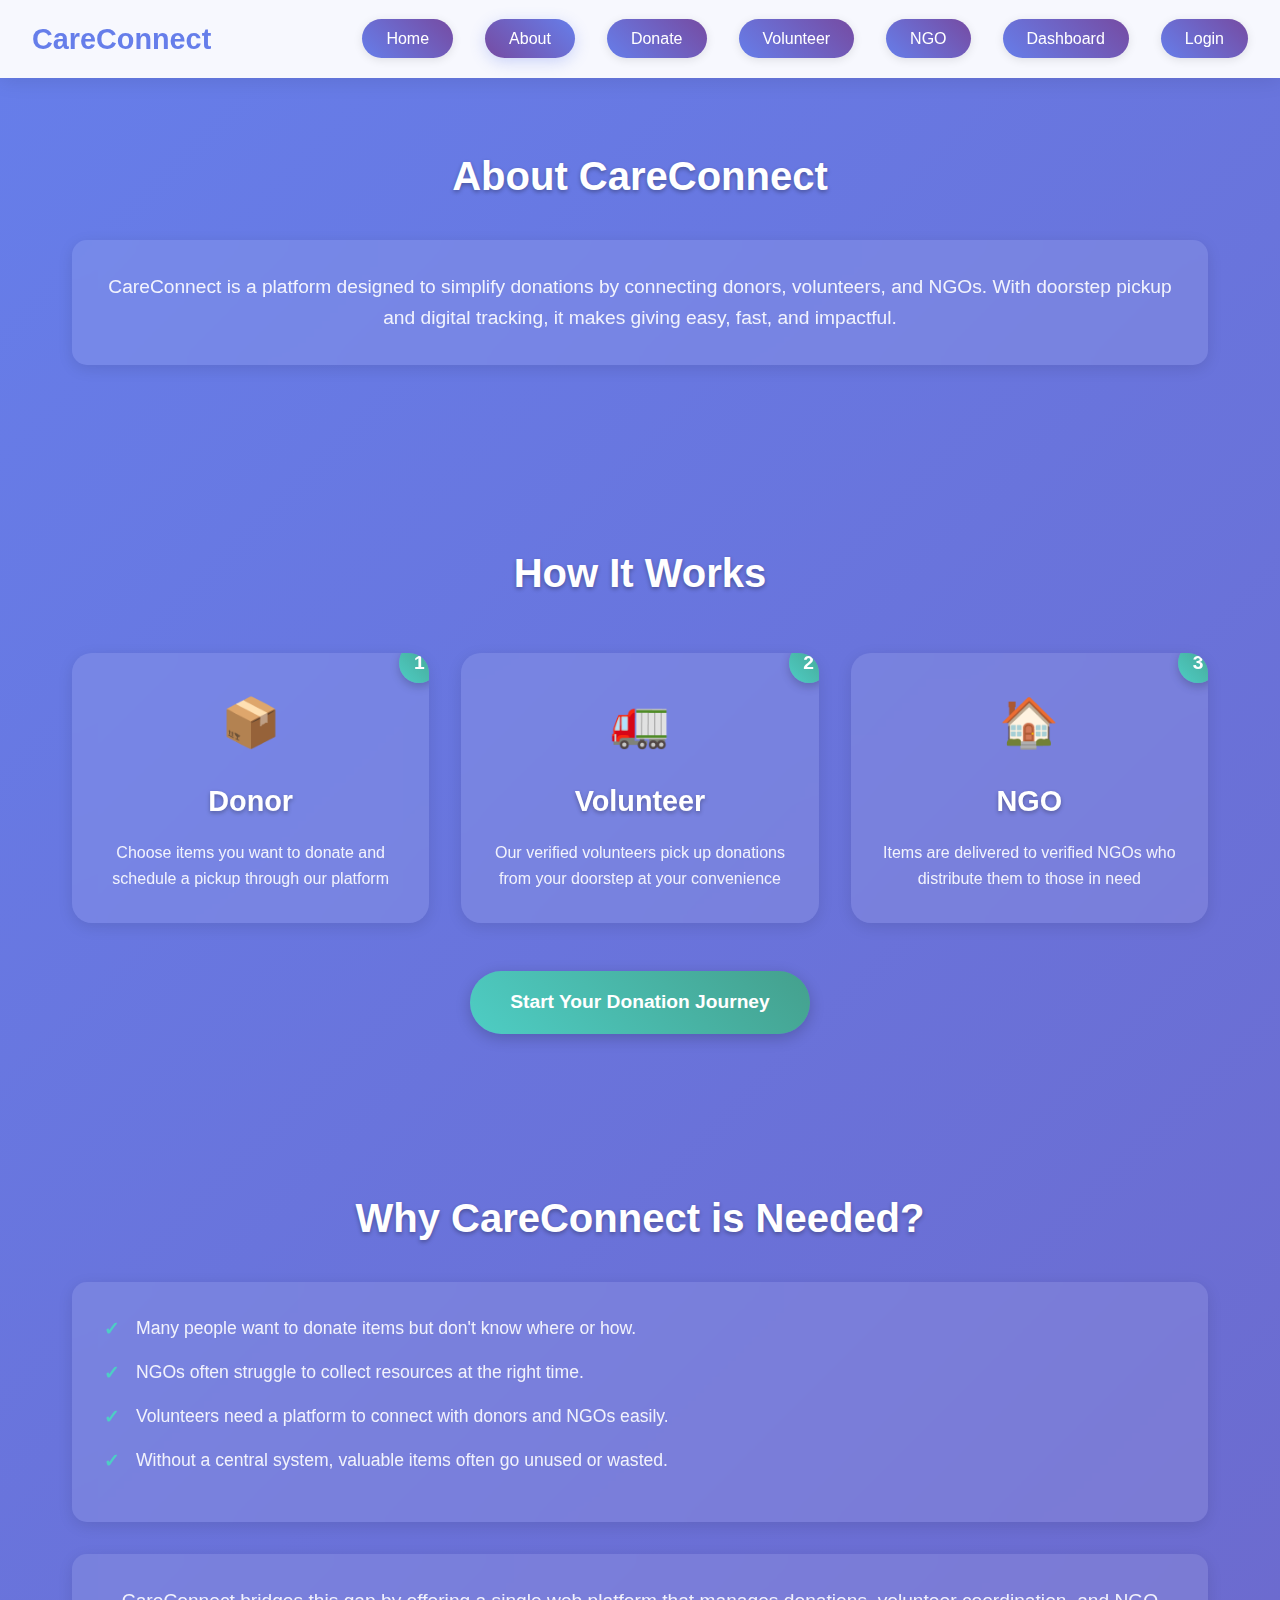
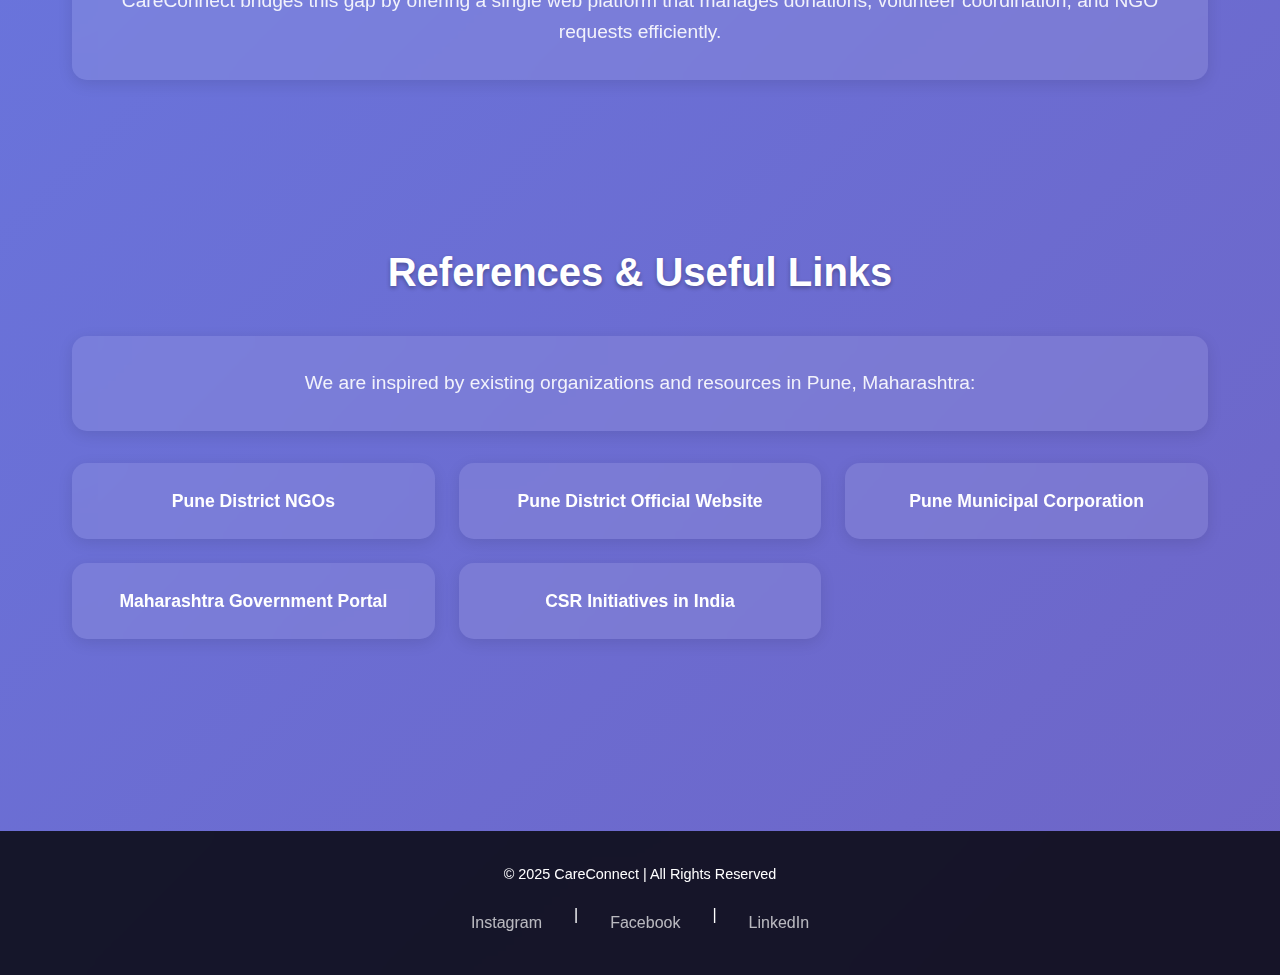
<file: Common frontend HTML/about.html>
<!DOCTYPE html>
<html lang="en">
<head>
   <meta charset="UTF-8">
   <meta name="viewport" content="width=device-width, initial-scale=1.0">
   <title>About - CareConnect</title>
   <link rel="stylesheet" href="/Common frontend CSS/about.css">
</head>
<body>
   <!-- Navbar -->
   <nav class="navbar">
     <div class="logo">CareConnect</div>
     <ul class="nav-links">
       <li><a href="index.html">Home</a></li>
       <li><a href="about.html" class="active">About</a></li>
       <li><a href="donate.html">Donate</a></li>
       <li><a href="volunteer.html">Volunteer</a></li>
       <li><a href="ngo.html">NGO</a></li>
       <li><a href="dashboard.html">Dashboard</a></li>
       <li><a href="login.html">Login</a></li>
     </ul>
   </nav>

   <main class="main-content">
     <section id="about">
       <div class="container">
         <h2>About CareConnect</h2>
         <p>
           CareConnect is a platform designed to simplify donations by connecting 
           donors, volunteers, and NGOs. With doorstep pickup and digital tracking, 
           it makes giving easy, fast, and impactful.
         </p>
       </div>
     </section>

     <section id="how-it-works">
       <div class="container">
         <h2>How It Works</h2>
         <div class="steps-grid">
           <div class="step-card">
             <div class="step-number">1</div>
             <div class="step-icon">📦</div>
             <h3>Donor</h3>
             <p>Choose items you want to donate and schedule a pickup through our platform</p>
           </div>
           <div class="step-card">
             <div class="step-number">2</div>
             <div class="step-icon">🚛</div>
             <h3>Volunteer</h3>
             <p>Our verified volunteers pick up donations from your doorstep at your convenience</p>
           </div>
           <div class="step-card">
             <div class="step-number">3</div>
             <div class="step-icon">🏠</div>
             <h3>NGO</h3>
             <p>Items are delivered to verified NGOs who distribute them to those in need</p>
           </div>
         </div>
         <div class="back-to-donate">
           <a href="index.html" class="donate-flow-btn">Start Your Donation Journey</a>
         </div>
       </div>
     </section>

     <section id="why-needed">
       <div class="container">
         <h2>Why CareConnect is Needed?</h2>
         <ul>
           <li>Many people want to donate items but don't know where or how.</li>
           <li>NGOs often struggle to collect resources at the right time.</li>
           <li>Volunteers need a platform to connect with donors and NGOs easily.</li>
           <li>Without a central system, valuable items often go unused or wasted.</li>
         </ul>
         <p>
           CareConnect bridges this gap by offering a single web platform that manages 
           donations, volunteer coordination, and NGO requests efficiently.
         </p>
       </div>
     </section>

     <section id="references">
       <div class="container">
         <h2>References & Useful Links</h2>
         <p>We are inspired by existing organizations and resources in Pune, Maharashtra:</p>
         <div class="links-grid">
           <div class="link-card">
             <a href="https://pune.gov.in/en/public-utility-category/ngos/" target="_blank">
               Pune District NGOs
             </a>
           </div>
           <div class="link-card">
             <a href="https://pune.gov.in/" target="_blank">
               Pune District Official Website
             </a>
           </div>
           <div class="link-card">
             <a href="https://pmc.gov.in/" target="_blank">
               Pune Municipal Corporation
             </a>
           </div>
           <div class="link-card">
             <a href="https://maharashtra.gov.in/" target="_blank">
               Maharashtra Government Portal
             </a>
           </div>
           <div class="link-card">
             <a href="https://csrbox.org/" target="_blank">
               CSR Initiatives in India
             </a>
           </div>
         </div>
       </div>
     </section>
   </main>

   <!-- Footer -->
   <footer class="footer">
     <p>© 2025 CareConnect | All Rights Reserved</p>
     <div class="social">
       <a href="#">Instagram</a> | <a href="#">Facebook</a> | <a href="#">LinkedIn</a>
     </div>
   </footer>
</body>
</html>
</file>
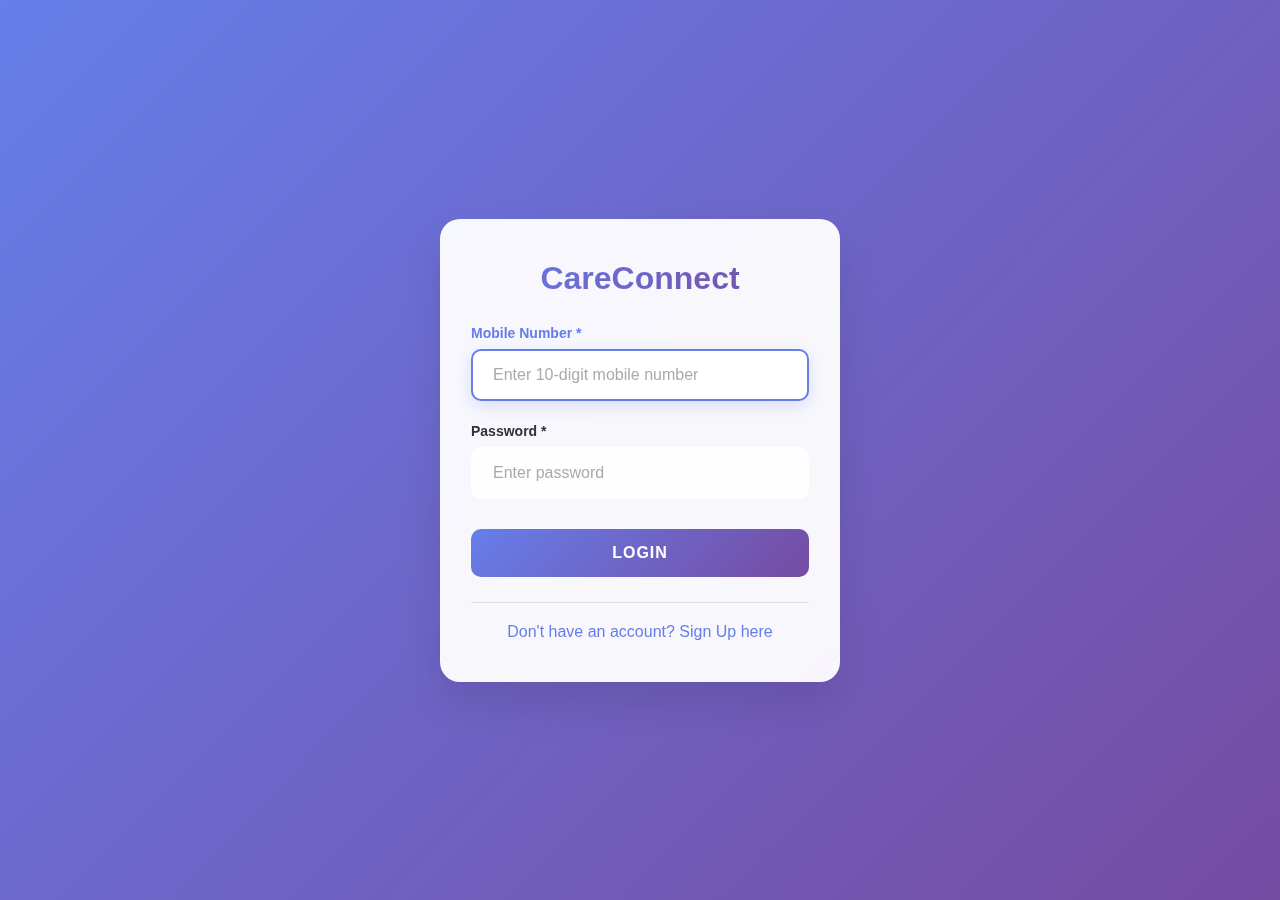
<file: Common frontend HTML/dashboard.html>
<!DOCTYPE html>
<html lang="en">
<head>
    <meta charset="UTF-8">
    <meta name="viewport" content="width=device-width, initial-scale=1.0">
    <title>Dashboard - CareConnect</title>
    <link rel="stylesheet" href="/Common frontend CSS/dashboard.css">
</head>
<body>
    <!-- Navbar -->
    <nav class="navbar">
        <div class="container">
            <div class="logo">CareConnect</div>
            <div class="nav-links">
                <a href="/Common frontend HTML/index.html">Home</a>
                <a href="/Common frontend HTML/about.html">About</a>
                <a href="/Common frontend HTML/donate.html">Donate</a>
                <a href="/Common frontend HTML/volunteer.html">Volunteer</a>
                <a href="/Common frontend HTML/ngo.html">NGO</a>
                <a href="/Common frontend HTML/profile.html">Profile</a>
                <a href="/Common frontend HTML/dashboard.html" class="active">Dashboard</a>
                <a href="/Common frontend HTML/login.html">Login</a>
                <button class="btn btn-outline" onclick="logout()">Logout</button>
            </div>
        </div>
    </nav>

    <!-- Main Content -->
    <main class="main-content">
        <div class="container">
            <!-- Welcome Message -->
            <div id="message" class="message hidden"></div>
            
            <!-- Profile Header -->
            <section class="profile-header">
                <div class="container">
                    <div class="profile-avatar">
                        <div class="avatar-placeholder" id="avatar-placeholder">
                            <!-- Will show first letter of name -->
                        </div>
                    </div>
                    <div class="profile-info">
                        <h1 id="user-name">Loading...</h1>
                        <span class="role-badge" id="user-role">Donor</span>
                        <p class="welcome-text">Welcome to your CareConnect dashboard!</p>
                    </div>
                </div>
            </section>

            <!-- User Information -->
            <section class="user-info">
                <h2>Your Profile Information</h2>
                <div class="info-grid">
                    <div class="info-card">
                        <div class="info-icon">📧</div>
                        <div class="info-details">
                            <label>Email Address</label>
                            <span id="user-email">Loading...</span>
                        </div>
                    </div>  
                    <div class="info-card">
                        <div class="info-icon">📱</div>
                        <div class="info-details">
                            <label>Mobile Number</label>
                            <span id="user-mobile">Loading...</span>
                        </div>
                    </div>
                    
                    <div class="info-card">
                        <div class="info-icon">🏠</div>
                        <div class="info-details">
                            <label>Address</label>
                            <span id="user-address">Loading...</span>
                        </div>
                    </div>
                    
                    <div class="info-card">
                        <div class="info-icon">📅</div>
                        <div class="info-details">
                            <label>Member Since</label>
                            <span id="member-since">Loading...</span>
                        </div>
                    </div>
                </div>
            </section>

            <!-- Edit Profile Section -->
            <section class="edit-profile">
                <h2>Edit Profile</h2>
                <form id="profileForm">
                    <div class="form-grid">
                        <div class="form-group">
                            <label for="edit-name">Full Name *</label>
                            <input type="text" id="edit-name" name="name" placeholder="Enter your full name" required>
                        </div>
                        
                        <div class="form-group">
                            <label for="edit-email">Email Address *</label>
                            <input type="email" id="edit-email" name="email" placeholder="Enter your email" required>
                        </div>
                        
                        <div class="form-group full-width">
                            <label for="edit-address">Address *</label>
                            <textarea id="edit-address" name="address" placeholder="Enter your complete address" rows="3" required></textarea>
                        </div>
                        
                        <div class="form-group">
                            <label for="edit-mobile">Mobile Number</label>
                            <input type="tel" id="edit-mobile" name="mobile" placeholder="Mobile number" maxlength="10" readonly>
                            <small style="color: #666; font-size: 0.8rem;">Mobile number cannot be changed</small>
                        </div>
                    </div>
                    
                    <div class="form-actions">
                        <button type="button" class="btn btn-secondary" onclick="cancelEdit()">Cancel</button>
                        <button type="submit" class="btn btn-primary">Update Profile</button>
                    </div>
                </form>
            </section>

            <!-- Volunteer Registration Section -->
            <section id="volunteer-register-section" class="extra-options hidden">
                <h2>Become a Volunteer</h2>
                <div class="options-grid">
                    <div class="option-card">
                        <div class="option-icon">🤝</div>
                        <div class="option-content">
                            <h3>Join as Volunteer</h3>
                            <p>Help others by becoming a volunteer. Share your skills and make a difference in the community.</p>
                            <button class="btn btn-primary" onclick="showVolunteerForm()">Register as Volunteer</button>
                        </div>
                    </div>
                </div>
            </section>

            <!-- Volunteer Form Section -->
            <section id="volunteer-form-section" class="edit-profile hidden">
                <h2>Volunteer Registration</h2>
                <form id="volunteerForm">
                    <div class="form-grid">
                        <div class="form-group">
                            <label for="skills">Skills & Expertise *</label>
                            <textarea id="skills" name="skills" placeholder="e.g., Medical knowledge, First aid, Transportation, etc." rows="3" required></textarea>
                        </div>
                        
                        <div class="form-group">
                            <label for="availability">Availability *</label>
                            <select id="availability" name="availability" required>
                                <option value="">Select availability</option>
                                <option value="Weekdays">Weekdays</option>
                                <option value="Weekends">Weekends</option>
                                <option value="Full Time">Full Time</option>
                                <option value="Emergency Only">Emergency Only</option>
                                <option value="Flexible">Flexible</option>
                            </select>
                        </div>
                        
                        <div class="form-group">
                            <label for="preferred_location">Preferred Location *</label>
                            <input type="text" id="preferred_location" name="preferred_location" placeholder="e.g., Mumbai, Pune, etc." required>
                        </div>
                        
                        <div class="form-group">
                            <label for="experience">Experience</label>
                            <textarea id="experience" name="experience" placeholder="Any relevant experience (optional)" rows="2"></textarea>
                        </div>
                        
                        <div class="form-group">
                            <label for="emergency_contact">Emergency Contact Name</label>
                            <input type="text" id="emergency_contact" name="emergency_contact" placeholder="Emergency contact person">
                        </div>
                        
                        <div class="form-group">
                            <label for="emergency_mobile">Emergency Contact Mobile</label>
                            <input type="tel" id="emergency_mobile" name="emergency_mobile" placeholder="10-digit mobile number" maxlength="10">
                        </div>
                    </div>
                    
                    <div class="form-actions">
                        <button type="button" class="btn btn-secondary" onclick="hideVolunteerForm()">Cancel</button>
                        <button type="submit" class="btn btn-primary">Register as Volunteer</button>
                    </div>
                </form>
            </section>

            <!-- Volunteer Dashboard Section -->
            <section id="volunteer-section" class="user-info hidden">
                <h2>Volunteer Dashboard</h2>
                <div class="info-grid">
                    <div class="info-card">
                        <div class="info-icon">⚡</div>
                        <div class="info-details">
                            <label>Skills</label>
                            <span id="vol-skills">Not specified</span>
                        </div>
                    </div>
                    
                    <div class="info-card">
                        <div class="info-icon">⏰</div>
                        <div class="info-details">
                            <label>Availability</label>
                            <span id="vol-availability">Not specified</span>
                        </div>
                    </div>
                    
                    <div class="info-card">
                        <div class="info-icon">📍</div>
                        <div class="info-details">
                            <label>Preferred Location</label>
                            <span id="vol-location">Not specified</span>
                        </div>
                    </div>
                    
                    <div class="info-card">
                        <div class="info-icon">✅</div>
                        <div class="info-details">
                            <label>Status</label>
                            <span id="vol-status">Active</span>
                        </div>
                    </div>
                </div>
            </section>

            <!-- Quick Actions -->
            <section class="extra-options">
                <h2>Quick Actions</h2>
                <div class="options-grid">
                    <div class="option-card">
                        <div class="option-icon">🩸</div>
                        <div class="option-content">
                            <h3>Blood Donation</h3>
                            <p>Register for blood donation and help save lives in your community.</p>
                            <button class="btn btn-outline">Donate Blood</button>
                        </div>
                    </div>
                    
                    <div class="option-card">
                        <div class="option-icon">🔍</div>
                        <div class="option-content">
                            <h3>Find Donors</h3>
                            <p>Search for blood donors in your area during emergency situations.</p>
                            <button class="btn btn-outline">Search Donors</button>
                        </div>
                    </div>
                    
                    <div class="option-card">
                        <div class="option-icon">📞</div>
                        <div class="option-content">
                            <h3>Emergency Contacts</h3>
                            <p>Access emergency contacts and helpline numbers for immediate assistance.</p>
                            <button class="btn btn-outline">View Contacts</button>
                        </div>
                    </div>
                </div>
            </section>
        </div>
    </main>

    <!-- Footer -->
    <footer class="footer">
        <div class="container">
            <p>&copy; 2024 CareConnect. All rights reserved.</p>
            <div class="social">
                <a href="#">Privacy Policy</a>
                <a href="#">Terms of Service</a>
                <a href="#">Contact Us</a>
            </div>
        </div>
    </footer>

    <script src="/Common frontend JS/dashboard.js"></script>
</body>
</html>
</file>
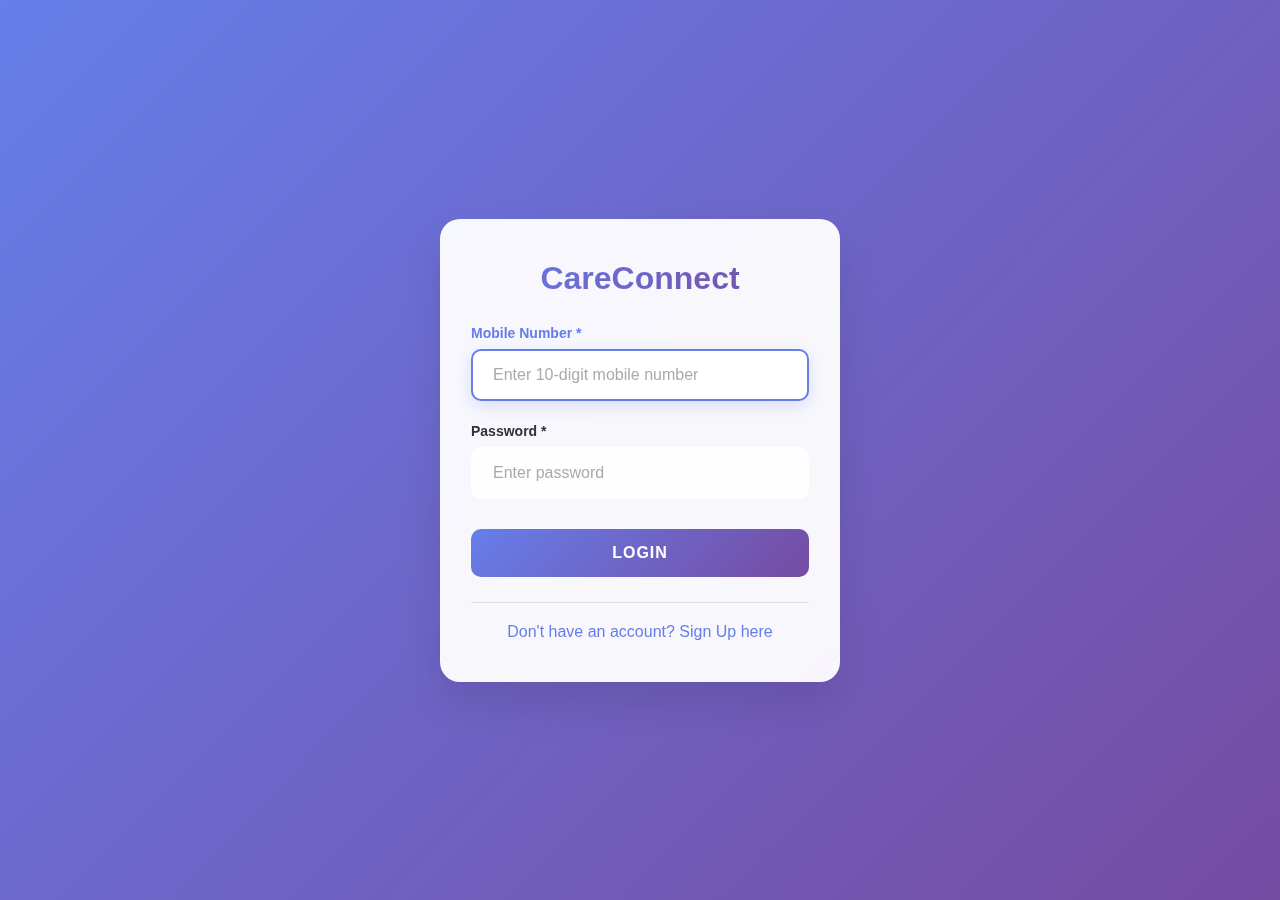
<file: Common frontend HTML/donor-dashboard.html>
<!DOCTYPE html>
<html lang="en">
<head>
    <meta charset="UTF-8">
    <meta name="viewport" content="width=device-width, initial-scale=1.0">
    <title>Donor Dashboard - CareConnect</title>
    <link rel="stylesheet" href="/Common frontend CSS/dashboard.css">
</head>
<body>
    <!-- Navbar -->
    <nav class="navbar">
        <div class="container">
            <div class="logo">CareConnect</div>
            <div class="nav-links">
                <a href="/Common frontend HTML/index.html">Home</a>
                <a href="/Common frontend HTML/about.html">About</a>
                <a href="/Common frontend HTML/donate.html">Donate</a>
                <a href="/Common frontend HTML/volunteer.html">Volunteer</a>
                <a href="/Common frontend HTML/ngo.html">NGO</a>
                <a href="/Common frontend HTML/donor-dashboard.html" class="active">Dashboard</a>
                <button class="btn btn-outline" onclick="logout()">Logout</button>
            </div>
        </div>
    </nav>
    <!-- Main Content -->
    <main class="main-content">
        <div class="container">
            <!-- Welcome Message -->
            <div id="message" class="message hidden"></div>
            <!-- Profile Header -->
            <section class="profile-header">
                <div class="container">
                    <div class="profile-avatar">
                        <div class="avatar-placeholder" id="avatar-placeholder">
                            <!-- Will show first letter of name -->
                        </div>
                    </div>
                    <div class="profile-info">
                        <h1 id="user-name">Loading...</h1>
                        <span class="role-badge donor" id="user-role">Donor</span>
                        <p class="welcome-text">Welcome to your Donor Dashboard!</p>
                    </div>
                </div>
            </section>
            <!-- Donor Statistics -->
            <section class="donor-stats">
                <h2>Your Donation Statistics</h2>
                <div class="stats-grid">
                    <div class="stat-card">
                        <div class="stat-icon">🩸</div>
                        <div class="stat-details">
                            <h3 id="blood-donations">0</h3>
                            <label>Blood Donations</label>
                        </div>
                    </div>
                    <div class="stat-card">
                        <div class="stat-icon">💰</div>
                        <div class="stat-details">
                            <h3 id="money-donated">₹0</h3>
                            <label>Money Donated</label>
                        </div>
                    </div>
                    <div class="stat-card">
                        <div class="stat-icon">📦</div>
                        <div class="stat-details">
                            <h3 id="items-donated">0</h3>
                            <label>Items Donated</label>
                        </div>
                    </div>
                    <div class="stat-card">
                        <div class="stat-icon">👥</div>
                        <div class="stat-details">
                            <h3 id="lives-impacted">0</h3>
                            <label>Lives Impacted</label>
                        </div>
                    </div>
                </div>
            </section>

            <!-- User Information -->
            <section class="user-info">
                <h2>Your Profile Information</h2>
                <div class="info-grid">
                    <div class="info-card">
                        <div class="info-icon">📧</div>
                        <div class="info-details">
                            <label>Email Address</label>
                            <span id="user-email">Loading...</span>
                        </div>
                    </div>  
                    <div class="info-card">
                        <div class="info-icon">📱</div>
                        <div class="info-details">
                            <label>Mobile Number</label>
                            <span id="user-mobile">Loading...</span>
                        </div>
                    </div>
                    <div class="info-card">
                        <div class="info-icon">🏠</div>
                        <div class="info-details">
                            <label>Address</label>
                            <span id="user-address">Loading...</span>
                        </div>
                    </div>
                    <div class="info-card">
                        <div class="info-icon">📅</div>
                        <div class="info-details">
                            <label>Member Since</label>
                            <span id="member-since">Loading...</span>
                        </div>
                    </div>
                    <div class="info-card">
                        <div class="info-icon">🩸</div>
                        <div class="info-details">
                            <label>Blood Group</label>
                            <span id="blood-group">Not Set</span>
                        </div>
                    </div>
                    <div class="info-card">
                        <div class="info-icon">⚕️</div>
                        <div class="info-details">
                            <label>Last Donation</label>
                            <span id="last-donation">Never</span>
                        </div>
                    </div>
                </div>
            </section>

            <!-- Edit Profile Section -->
            <section class="edit-profile">
                <h2>Edit Profile</h2>
                <form id="profileForm">
                    <div class="form-grid">
                        <div class="form-group">
                            <label for="edit-name">Full Name *</label>
                            <input type="text" id="edit-name" name="name" placeholder="Enter your full name" required>
                        </div>
                        
                        <div class="form-group">
                            <label for="edit-email">Email Address *</label>
                            <input type="email" id="edit-email" name="email" placeholder="Enter your email" required>
                        </div>
                        
                        <div class="form-group">
                            <label for="edit-mobile">Mobile Number</label>
                            <input type="tel" id="edit-mobile" name="mobile" placeholder="Mobile number" maxlength="10" readonly>
                            <small style="color: #666; font-size: 0.8rem;">Mobile number cannot be changed</small>
                        </div>
                        
                        <div class="form-group">
                            <label for="blood-group-select">Blood Group</label>
                            <select id="blood-group-select" name="blood_group">
                                <option value="">Select Blood Group</option>
                                <option value="A+">A+</option>
                                <option value="A-">A-</option>
                                <option value="B+">B+</option>
                                <option value="B-">B-</option>
                                <option value="AB+">AB+</option>
                                <option value="AB-">AB-</option>
                                <option value="O+">O+</option>
                                <option value="O-">O-</option>
                            </select>
                        </div>
                        
                        <div class="form-group full-width">
                            <label for="edit-address">Address *</label>
                            <textarea id="edit-address" name="address" placeholder="Enter your complete address" rows="3" required></textarea>
                        </div>
                    </div>
                    
                    <div class="form-actions">
                        <button type="button" class="btn btn-secondary" onclick="cancelEdit()">Cancel</button>
                        <button type="submit" class="btn btn-primary">Update Profile</button>
                    </div>
                </form>
            </section>

            <!-- Donation History -->
            <section class="donation-history">
                <h2>Recent Donations</h2>
                <div id="donation-list" class="donation-list">
                    <div class="no-donations">
                        <p>No donations recorded yet. Start making a difference today!</p>
                    </div>
                </div>
                <button class="btn btn-primary" onclick="addDonationRecord()">Add Donation Record</button>
            </section>

            <!-- Add Donation Form -->
            <section id="add-donation-section" class="edit-profile hidden">
                <h2>Add Donation Record</h2>
                <form id="donationForm">
                    <div class="form-grid">
                        <div class="form-group">
                            <label for="donation-type">Donation Type *</label>
                            <select id="donation-type" name="donation_type" required>
                                <option value="">Select donation type</option>
                                <option value="blood">Blood Donation</option>
                                <option value="money">Money Donation</option>
                                <option value="items">Items Donation</option>
                            </select>
                        </div>
                        
                        <div class="form-group">
                            <label for="donation-amount">Amount/Quantity</label>
                            <input type="text" id="donation-amount" name="amount" placeholder="e.g., 350ml, ₹5000, 10 items">
                        </div>
                        
                        <div class="form-group">
                            <label for="donation-date">Donation Date *</label>
                            <input type="date" id="donation-date" name="donation_date" required>
                        </div>
                        
                        <div class="form-group">
                            <label for="recipient-org">Recipient Organization</label>
                            <input type="text" id="recipient-org" name="recipient_org" placeholder="Hospital/NGO name">
                        </div>
                        
                        <div class="form-group full-width">
                            <label for="donation-notes">Additional Notes</label>
                            <textarea id="donation-notes" name="notes" placeholder="Any additional information" rows="3"></textarea>
                        </div>
                    </div>
                    
                    <div class="form-actions">
                        <button type="button" class="btn btn-secondary" onclick="cancelDonation()">Cancel</button>
                        <button type="submit" class="btn btn-primary">Add Donation</button>
                    </div>
                </form>
            </section>

            <!-- Quick Actions -->
            <section class="extra-options">
                <h2>Quick Actions</h2>
                <div class="options-grid">
                    <div class="option-card">
                        <div class="option-icon">🩸</div>
                        <div class="option-content">
                            <h3>Donate Blood</h3>
                            <p>Find nearby blood banks and schedule your next blood donation.</p>
                            <button class="btn btn-outline">Find Blood Banks</button>
                        </div>
                    </div>
                    
                    <div class="option-card">
                        <div class="option-icon">💰</div>
                        <div class="option-content">
                            <h3>Donate Money</h3>
                            <p>Support NGOs and causes with monetary contributions.</p>
                            <button class="btn btn-outline">Donate Now</button>
                        </div>
                    </div>
                    
                    <div class="option-card">
                        <div class="option-icon">📦</div>
                        <div class="option-content">
                            <h3>Donate Items</h3>
                            <p>Donate clothes, food, books and other essential items.</p>
                            <button class="btn btn-outline">Donate Items</button>
                        </div>
                    </div>
                    
                    <div class="option-card">
                        <div class="option-icon">🔍</div>
                        <div class="option-content">
                            <h3>Find Recipients</h3>
                            <p>Connect with NGOs and individuals who need assistance.</p>
                            <button class="btn btn-outline">Find Recipients</button>
                        </div>
                    </div>
                </div>
            </section>
        </div>
    </main>

    <!-- Footer -->
    <footer class="footer">
        <div class="container">
            <p>&copy; 2024 CareConnect. All rights reserved.</p>
            <div class="social">
                <a href="#">Privacy Policy</a>
                <a href="#">Terms of Service</a>
                <a href="#">Contact Us</a>
            </div>
        </div>
    </footer>

    <script src="/Common frontend JS/donor-dashboard.js"></script>
</body>
</html>
</file>
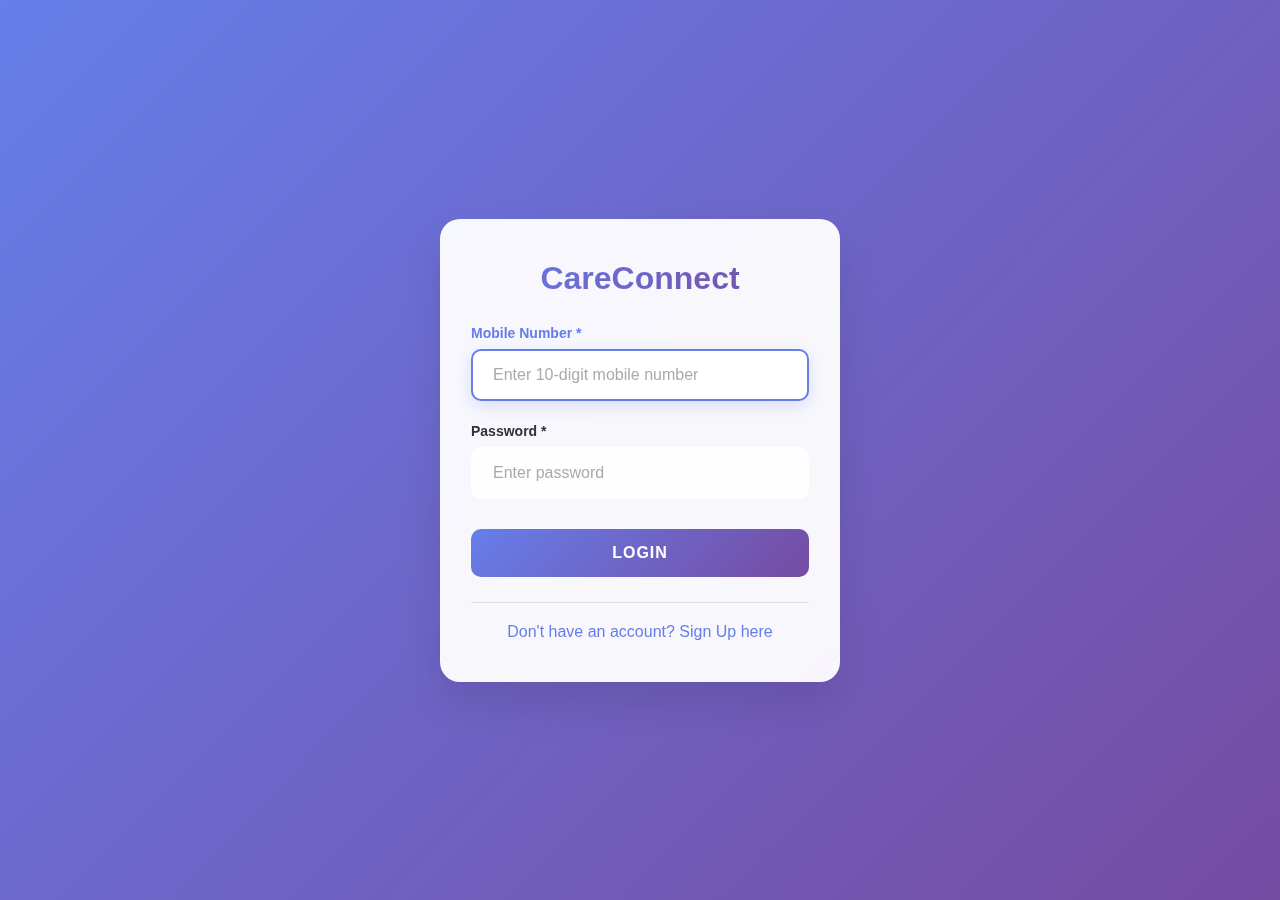
<file: Common frontend HTML/login.html>
<!DOCTYPE html>
<html lang="en">
<head>
    <meta charset="UTF-8">
    <meta name="viewport" content="width=device-width, initial-scale=1.0">
    <title>Login - CareConnect</title>
    <link rel="stylesheet" href="/Common frontend CSS/login.css">
</head>
<body>
    <div class="container">
        <div class="form-container">
            <div class="logo">CareConnect</div>
            
            <div id="message" class="hidden"></div>
            
            <form id="loginForm">
                <div class="form-group">
                    <label for="mobile">Mobile Number *</label>
                    <input type="tel" id="mobile" name="mobile" placeholder="Enter 10-digit mobile number" 
                           pattern="[6-9][0-9]{9}" maxlength="10" required>
                </div>
                
                <div class="form-group">
                    <label for="password">Password *</label>
                    <input type="password" id="password" name="password" placeholder="Enter password" 
                           minlength="6" required>
                </div>
                
                <button type="submit" class="btn btn-primary">Login</button>
            </form>
            
            <div class="link-container">
                <a href="/Common frontend HTML/signup.html">Don't have an account? Sign Up here</a>
            </div>
        </div>
    </div>
    <script src="/Common frontend JS/login.js"></script>
</body>
</html>
</file>
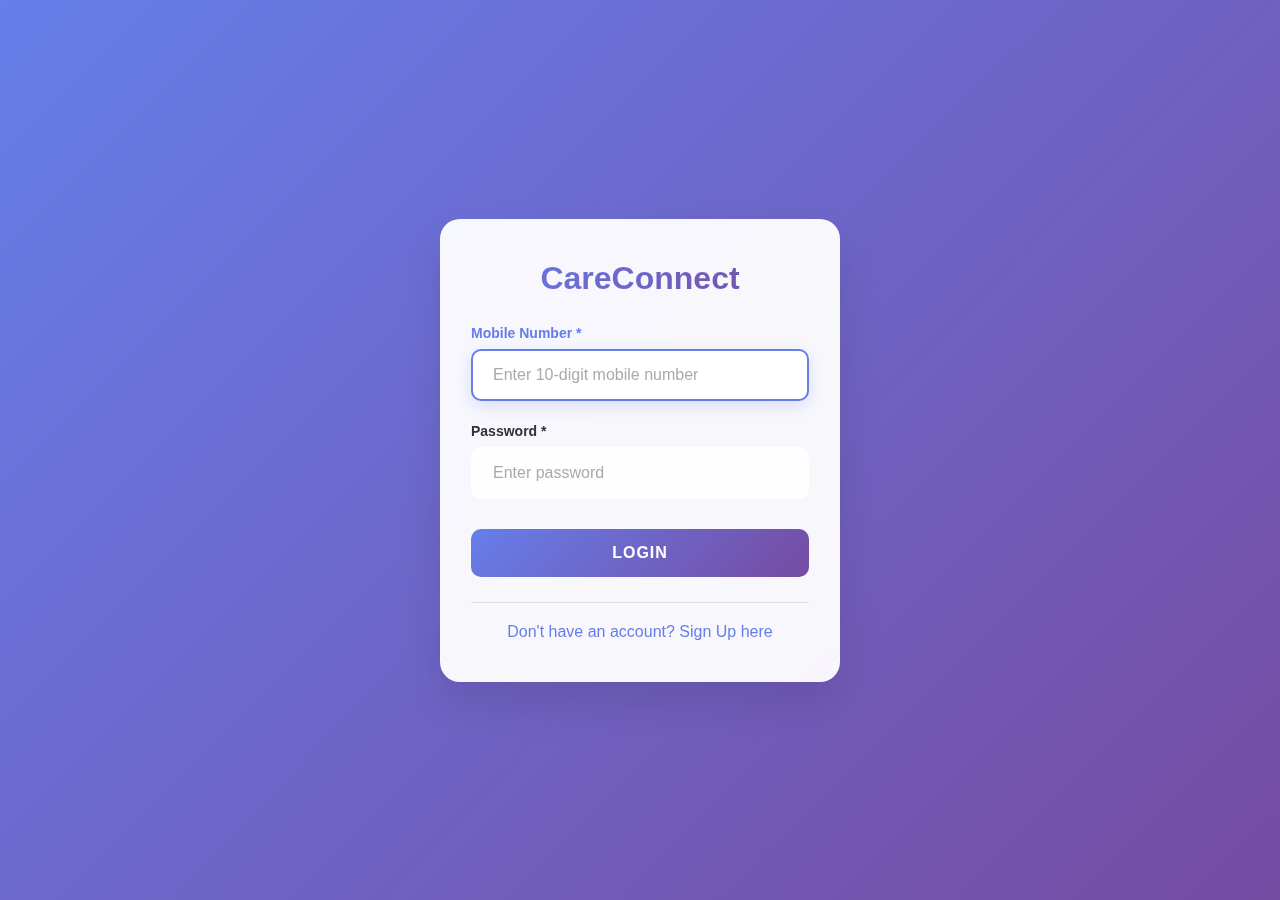
<file: Common frontend HTML/ngo-dashboard.html>
<!DOCTYPE html>
<html lang="en">
<head>
    <meta charset="UTF-8">
    <meta name="viewport" content="width=device-width, initial-scale=1.0">
    <title>NGO Dashboard - CareConnect</title>
    <link rel="stylesheet" href="/Common frontend CSS/dashboard.css">
</head>
<body>
    <!-- Navbar -->
    <nav class="navbar">
        <div class="container">
            <div class="logo">CareConnect</div>
            <div class="nav-links">
                <a href="/Common frontend HTML/index.html">Home</a>
                <a href="/Common frontend HTML/about.html">About</a>
                <a href="/Common frontend HTML/donate.html">Donate</a>
                <a href="/Common frontend HTML/volunteer.html">Volunteer</a>
                <a href="/Common frontend HTML/ngo.html">NGO</a>
                <a href="/Common frontend HTML/ngo-dashboard.html" class="active">Dashboard</a>
                <button class="btn btn-outline" onclick="logout()">Logout</button>
            </div>
        </div>
    </nav>

    <!-- Main Content -->
    <main class="main-content">
        <div class="container">
            <!-- Welcome Message -->
            <div id="message" class="message hidden"></div>
            
            <!-- Profile Header -->
            <section class="profile-header">
                <div class="container">
                    <div class="profile-avatar">
                        <div class="avatar-placeholder" id="avatar-placeholder">
                            <!-- Will show first letter of organization name -->
                        </div>
                    </div>
                    <div class="profile-info">
                        <h1 id="org-name">Loading...</h1>
                        <span class="role-badge ngo" id="user-role">NGO</span>
                        <p class="welcome-text">Welcome to your NGO Dashboard!</p>
                    </div>
                </div>
            </section>

            <!-- NGO Statistics -->
            <section class="ngo-stats">
                <h2>Organization Impact</h2>
                <div class="stats-grid">
                    <div class="stat-card">
                        <div class="stat-icon">💰</div>
                        <div class="stat-details">
                            <h3 id="funds-received">₹0</h3>
                            <label>Funds Received</label>
                        </div>
                    </div>
                    <div class="stat-card">
                        <div class="stat-icon">👥</div>
                        <div class="stat-details">
                            <h3 id="beneficiaries-served">0</h3>
                            <label>Beneficiaries Served</label>
                        </div>
                    </div>
                    <div class="stat-card">
                        <div class="stat-icon">🤝</div>
                        <div class="stat-details">
                            <h3 id="volunteers-connected">0</h3>
                            <label>Volunteers Connected</label>
                        </div>
                    </div>
                    <div class="stat-card">
                        <div class="stat-icon">🎯</div>
                        <div class="stat-details">
                            <h3 id="projects-completed">0</h3>
                            <label>Projects Completed</label>
                        </div>
                    </div>
                </div>
            </section>

            <!-- Organization Information -->
            <section class="org-info">
                <h2>Organization Profile</h2>
                <div class="info-grid">
                    <div class="info-card">
                        <div class="info-icon">📧</div>
                        <div class="info-details">
                            <label>Email Address</label>
                            <span id="org-email">Loading...</span>
                        </div>
                    </div>  
                    <div class="info-card">
                        <div class="info-icon">📱</div>
                        <div class="info-details">
                            <label>Contact Number</label>
                            <span id="org-mobile">Loading...</span>
                        </div>
                    </div>
                    <div class="info-card">
                        <div class="info-icon">🏢</div>
                        <div class="info-details">
                            <label>Address</label>
                            <span id="org-address">Loading...</span>
                        </div>
                    </div>
                    <div class="info-card">
                        <div class="info-icon">📅</div>
                        <div class="info-details">
                            <label>Member Since</label>
                            <span id="member-since">Loading...</span>
                        </div>
                    </div>
                    <div class="info-card">
                        <div class="info-icon">📄</div>
                        <div class="info-details">
                            <label>Registration Number</label>
                            <span id="registration-number">Loading...</span>
                        </div>
                    </div>
                    <div class="info-card">
                        <div class="info-icon">🎯</div>
                        <div class="info-details">
                            <label>Focus Areas</label>
                            <span id="focus-areas">Not specified</span>
                        </div>
                    </div>
                    <div class="info-card">
                        <div class="info-icon">✅</div>
                        <div class="info-details">
                            <label>Verification Status</label>
                            <span id="verification-status">Pending</span>
                        </div>
                    </div>
                    <div class="info-card">
                        <div class="info-icon">⭐</div>
                        <div class="info-details">
                            <label>Organization Rating</label>
                            <span id="org-rating">5.0</span>
                        </div>
                    </div>
                </div>
            </section>

            <!-- Edit Profile Section -->
            <section class="edit-profile">
                <h2>Edit Organization Profile</h2>
                <form id="profileForm">
                    <div class="form-grid">
                        <div class="form-group">
                            <label for="edit-name">Organization Name *</label>
                            <input type="text" id="edit-name" name="name" placeholder="Enter organization name" required>
                        </div>
                        
                        <div class="form-group">
                            <label for="edit-email">Email Address *</label>
                            <input type="email" id="edit-email" name="email" placeholder="Enter email address" required>
                        </div>
                        
                        <div class="form-group">
                            <label for="edit-mobile">Contact Number</label>
                            <input type="tel" id="edit-mobile" name="mobile" placeholder="Contact number" maxlength="10" readonly>
                            <small style="color: #666; font-size: 0.8rem;">Contact number cannot be changed</small>
                        </div>
                        
                        <div class="form-group">
                            <label for="edit-registration">Registration Number</label>
                            <input type="text" id="edit-registration" name="registration" placeholder="Registration number" readonly>
                            <small style="color: #666; font-size: 0.8rem;">Registration number cannot be changed</small>
                        </div>
                        
                        <div class="form-group full-width">
                            <label for="edit-address">Organization Address *</label>
                            <textarea id="edit-address" name="address" placeholder="Enter complete organization address" rows="3" required></textarea>
                        </div>
                        
                        <div class="form-group full-width">
                            <label for="edit-focus">Focus Areas</label>
                            <textarea id="edit-focus" name="focus_areas" placeholder="Describe your organization's focus areas and activities" rows="3"></textarea>
                        </div>
                    </div>
                    
                    <div class="form-actions">
                        <button type="button" class="btn btn-secondary" onclick="cancelEdit()">Cancel</button>
                        <button type="submit" class="btn btn-primary">Update Profile</button>
                    </div>
                </form>
            </section>

            <!-- Current Projects -->
            <section class="current-projects">
                <h2>Current Projects</h2>
                <div id="projects-list" class="projects-list">
                    <div class="no-projects">
                        <p>No active projects. Create your first project to start making an impact!</p>
                    </div>
                </div>
                <button class="btn btn-primary" onclick="addProject()">Add New Project</button>
            </section>

            <!-- Add Project Form -->
            <section id="add-project-section" class="edit-profile hidden">
                <h2>Add New Project</h2>
                <form id="projectForm">
                    <div class="form-grid">
                        <div class="form-group">
                            <label for="project-title">Project Title *</label>
                            <input type="text" id="project-title" name="title" placeholder="Enter project title" required>
                        </div>
                        
                        <div class="form-group">
                            <label for="project-category">Category *</label>
                            <select id="project-category" name="category" required>
                                <option value="">Select category</option>
                                <option value="health">Health & Medical</option>
                                <option value="education">Education</option>
                                <option value="environment">Environment</option>
                                <option value="poverty">Poverty Alleviation</option>
                                <option value="disaster">Disaster Relief</option>
                                <option value="women">Women Empowerment</option>
                                <option value="children">Child Welfare</option>
                                <option value="other">Other</option>
                            </select>
                        </div>
                        
                        <div class="form-group">
                            <label for="project-target">Target Beneficiaries</label>
                            <input type="number" id="project-target" name="target_beneficiaries" min="1" placeholder="e.g., 100">
                        </div>
                        
                        <div class="form-group">
                            <label for="project-budget">Budget Required (₹)</label>
                            <input type="number" id="project-budget" name="budget" min="1000" placeholder="e.g., 50000">
                        </div>
                        
                        <div class="form-group">
                            <label for="project-start">Start Date</label>
                            <input type="date" id="project-start" name="start_date">
                        </div>
                        
                        <div class="form-group">
                            <label for="project-end">End Date</label>
                            <input type="date" id="project-end" name="end_date">
                        </div>
                        
                        <div class="form-group full-width">
                            <label for="project-description">Project Description *</label>
                            <textarea id="project-description" name="description" placeholder="Describe your project goals, activities, and expected impact" rows="4" required></textarea>
                        </div>
                        
                        <div class="form-group full-width">
                            <label for="project-location">Project Location</label>
                            <input type="text" id="project-location" name="location" placeholder="Project location/area">
                        </div>
                    </div>
                    
                    <div class="form-actions">
                        <button type="button" class="btn btn-secondary" onclick="cancelProject()">Cancel</button>
                        <button type="submit" class="btn btn-primary">Create Project</button>
                    </div>
                </form>
            </section>

            <!-- Donation Requests -->
            <section class="donation-requests">
                <h2>Recent Donation Requests</h2>
                <div id="requests-list" class="requests-list">
                    <div class="no-requests">
                        <p>No donation requests yet. Create projects to receive donations!</p>
                    </div>
                </div>
            </section>

            <!-- Volunteer Applications -->
            <section class="volunteer-applications">
                <h2>Volunteer Applications</h2>
                <div id="applications-list" class="applications-list">
                    <div class="no-applications">
                        <p>No volunteer applications yet. Post volunteer opportunities to get applications!</p>
                    </div>
                </div>
            </section>

            <!-- Quick Actions -->
            <section class="extra-options">
                <h2>Quick Actions</h2>
                <div class="options-grid">
                    <div class="option-card">
                        <div class="option-icon">📝</div>
                        <div class="option-content">
                            <h3>Post Volunteer Opportunity</h3>
                            <p>Create volunteer opportunities and connect with willing volunteers.</p>
                            <button class="btn btn-outline">Post Opportunity</button>
                        </div>
                    </div>
                    
                    <div class="option-card">
                        <div class="option-icon">💝</div>
                        <div class="option-content">
                            <h3>Create Donation Campaign</h3>
                            <p>Start a donation campaign for your organization's projects.</p>
                            <button class="btn btn-outline">Create Campaign</button>
                        </div>
                    </div>
                    
                    <div class="option-card">
                        <div class="option-icon">📊</div>
                        <div class="option-content">
                            <h3>Generate Reports</h3>
                            <p>Generate impact reports and financial statements.</p>
                            <button class="btn btn-outline">Generate Reports</button>
                        </div>
                    </div>
                    
                    <div class="option-card">
                        <div class="option-icon">🤝</div>
                        <div class="option-content">
                            <h3>Partner Network</h3>
                            <p>Connect with other NGOs and organizations for collaboration.</p>
                            <button class="btn btn-outline">Find Partners</button>
                        </div>
                    </div>
                </div>
            </section>
        </div>
    </main>

    <!-- Footer -->
    <footer class="footer">
        <div class="container">
            <p>&copy; 2024 CareConnect. All rights reserved.</p>
            <div class="social">
                <a href="#">Privacy Policy</a>
                <a href="#">Terms of Service</a>
                <a href="#">Contact Us</a>
            </div>
        </div>
    </footer>Sz

    <script src="/Common frontend JS/ngo-dashboard.js"></script>
</body>
</html>
</file>
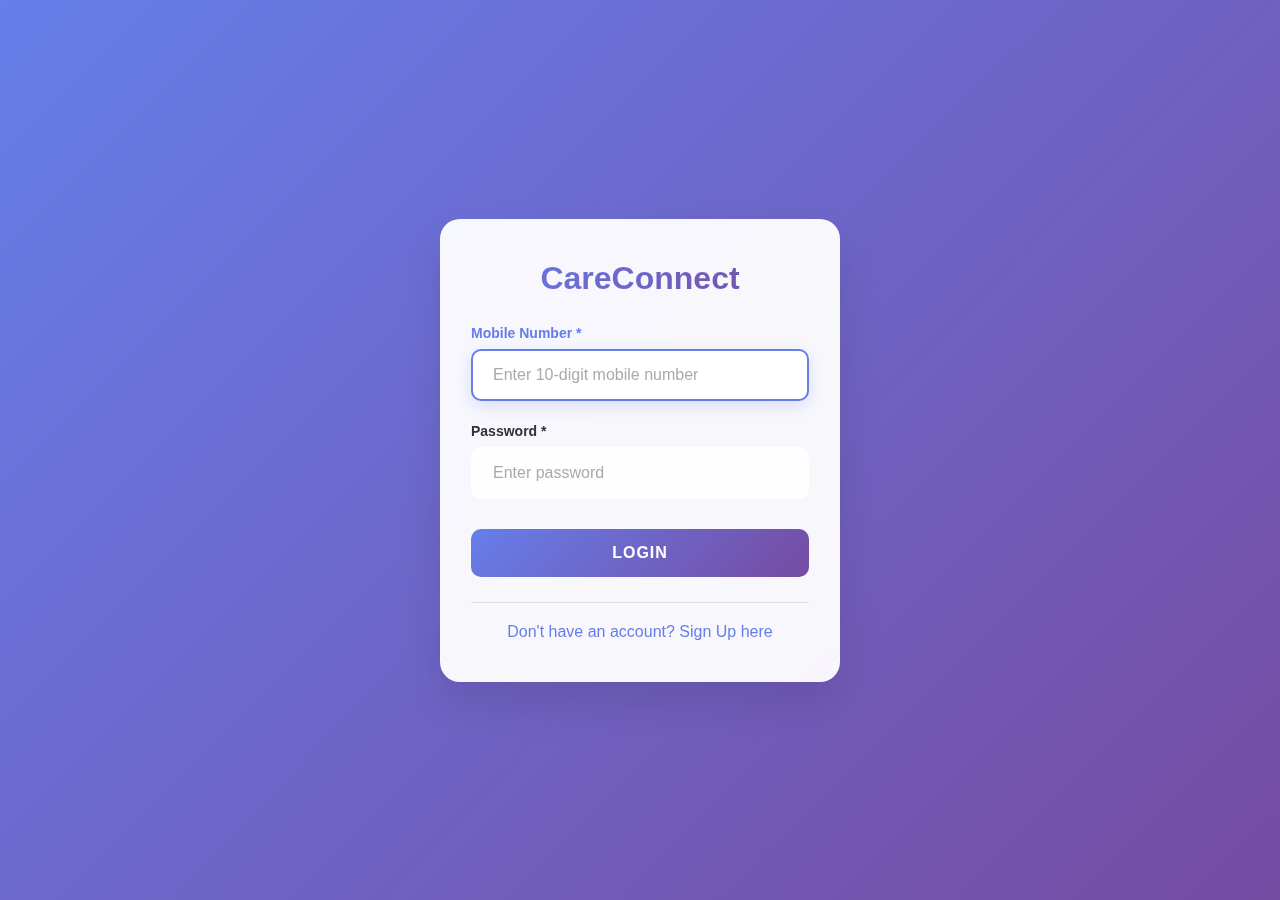
<file: Common frontend HTML/NGO_Donar.html>
<!DOCTYPE html>
<html lang="en">
<head>
    <meta charset="UTF-8">
    <meta name="viewport" content="width=device-width, initial-scale=1.0">
    <title>Donor Dashboard - CareConnect</title>
    <link rel="stylesheet" href="/Common frontend CSS/dashboard.css">
</head>
<body>
    <!-- Navbar -->
    <nav class="navbar">
        <div class="container">
            <div class="logo">CareConnect</div>
            <div class="nav-links">
                <a href="/Common frontend HTML/index.html">Home</a>
                <a href="/Common frontend HTML/about.html">About</a>
                <a href="/Common frontend HTML/donate.html">Donate</a>
                <a href="/Common frontend HTML/volunteer.html">Volunteer</a>
                <a href="/Common frontend HTML/ngo.html">NGO</a>
                <a href="/Common frontend HTML/donor-dashboard.html" class="active">Dashboard</a>
                <button class="btn btn-outline" onclick="logout()">Logout</button>
            </div>
        </div>
    </nav>

    <!-- Main Content -->
    <main class="main-content">
        <div class="container">
            <!-- Welcome Message -->
            <div id="message" class="message hidden"></div>
            
            <!-- Profile Header -->
            <section class="profile-header">
                <div class="container">
                    <div class="profile-avatar">
                        <div class="avatar-placeholder" id="avatar-placeholder">
                            <!-- Will show first letter of name -->
                        </div>
                    </div>
                    <div class="profile-info">
                        <h1 id="user-name">Loading...</h1>
                        <span class="role-badge donor" id="user-role">Donor</span>
                        <p class="welcome-text">Welcome to your Donor Dashboard!</p>
                    </div>
                </div>
            </section>

            <!-- Donor Statistics -->
            <section class="donor-stats">
                <h2>Your Donation Statistics</h2>
                <div class="stats-grid">
                    <div class="stat-card">
                        <div class="stat-icon">🩸</div>
                        <div class="stat-details">
                            <h3 id="blood-donations">0</h3>
                            <label>Blood Donations</label>
                        </div>
                    </div>
                    <div class="stat-card">
                        <div class="stat-icon">💰</div>
                        <div class="stat-details">
                            <h3 id="money-donated">₹0</h3>
                            <label>Money Donated</label>
                        </div>
                    </div>
                    <div class="stat-card">
                        <div class="stat-icon">📦</div>
                        <div class="stat-details">
                            <h3 id="items-donated">0</h3>
                            <label>Items Donated</label>
                        </div>
                    </div>
                    <div class="stat-card">
                        <div class="stat-icon">👥</div>
                        <div class="stat-details">
                            <h3 id="lives-impacted">0</h3>
                            <label>Lives Impacted</label>
                        </div>
                    </div>
                </div>
            </section>

            <!-- User Information -->
            <section class="user-info">
                <h2>Your Profile Information</h2>
                <div class="info-grid">
                    <div class="info-card">
                        <div class="info-icon">📧</div>
                        <div class="info-details">
                            <label>Email Address</label>
                            <span id="user-email">Loading...</span>
                        </div>
                    </div>  
                    <div class="info-card">
                        <div class="info-icon">📱</div>
                        <div class="info-details">
                            <label>Mobile Number</label>
                            <span id="user-mobile">Loading...</span>
                        </div>
                    </div>
                    <div class="info-card">
                        <div class="info-icon">🏠</div>
                        <div class="info-details">
                            <label>Address</label>
                            <span id="user-address">Loading...</span>
                        </div>
                    </div>
                    <div class="info-card">
                        <div class="info-icon">📅</div>
                        <div class="info-details">
                            <label>Member Since</label>
                            <span id="member-since">Loading...</span>
                        </div>
                    </div>
                    <div class="info-card">
                        <div class="info-icon">🩸</div>
                        <div class="info-details">
                            <label>Blood Group</label>
                            <span id="blood-group">Not Set</span>
                        </div>
                    </div>
                    <div class="info-card">
                        <div class="info-icon">⚕️</div>
                        <div class="info-details">
                            <label>Last Donation</label>
                            <span id="last-donation">Never</span>
                        </div>
                    </div>
                </div>
            </section>

            <!-- Edit Profile Section -->
            <section class="edit-profile">
                <h2>Edit Profile</h2>
                <form id="profileForm">
                    <div class="form-grid">
                        <div class="form-group">
                            <label for="edit-name">Full Name *</label>
                            <input type="text" id="edit-name" name="name" placeholder="Enter your full name" required>
                        </div>
                        
                        <div class="form-group">
                            <label for="edit-email">Email Address *</label>
                            <input type="email" id="edit-email" name="email" placeholder="Enter your email" required>
                        </div>
                        
                        <div class="form-group">
                            <label for="edit-mobile">Mobile Number</label>
                            <input type="tel" id="edit-mobile" name="mobile" placeholder="Mobile number" maxlength="10" readonly>
                            <small style="color: #666; font-size: 0.8rem;">Mobile number cannot be changed</small>
                        </div>
                        
                        <div class="form-group">
                            <label for="blood-group-select">Blood Group</label>
                            <select id="blood-group-select" name="blood_group">
                                <option value="">Select Blood Group</option>
                                <option value="A+">A+</option>
                                <option value="A-">A-</option>
                                <option value="B+">B+</option>
                                <option value="B-">B-</option>
                                <option value="AB+">AB+</option>
                                <option value="AB-">AB-</option>
                                <option value="O+">O+</option>
                                <option value="O-">O-</option>
                            </select>
                        </div>
                        
                        <div class="form-group full-width">
                            <label for="edit-address">Address *</label>
                            <textarea id="edit-address" name="address" placeholder="Enter your complete address" rows="3" required></textarea>
                        </div>
                    </div>
                    
                    <div class="form-actions">
                        <button type="button" class="btn btn-secondary" onclick="cancelEdit()">Cancel</button>
                        <button type="submit" class="btn btn-primary">Update Profile</button>
                    </div>
                </form>
            </section>

            <!-- Donation History -->
            <section class="donation-history">
                <h2>Recent Donations</h2>
                <div id="donation-list" class="donation-list">
                    <div class="no-donations">
                        <p>No donations recorded yet. Start making a difference today!</p>
                    </div>
                </div>
                <button class="btn btn-primary" onclick="addDonationRecord()">Add Donation Record</button>
            </section>

            <!-- Add Donation Form -->
            <section id="add-donation-section" class="edit-profile hidden">
                <h2>Add Donation Record</h2>
                <form id="donationForm">
                    <div class="form-grid">
                        <div class="form-group">
                            <label for="donation-type">Donation Type *</label>
                            <select id="donation-type" name="donation_type" required>
                                <option value="">Select donation type</option>
                                <option value="blood">Blood Donation</option>
                                <option value="money">Money Donation</option>
                                <option value="items">Items Donation</option>
                            </select>
                        </div>
                        
                        <div class="form-group">
                            <label for="donation-amount">Amount/Quantity</label>
                            <input type="text" id="donation-amount" name="amount" placeholder="e.g., 350ml, ₹5000, 10 items">
                        </div>
                        
                        <div class="form-group">
                            <label for="donation-date">Donation Date *</label>
                            <input type="date" id="donation-date" name="donation_date" required>
                        </div>
                        
                        <div class="form-group">
                            <label for="recipient-org">Recipient Organization</label>
                            <input type="text" id="recipient-org" name="recipient_org" placeholder="Hospital/NGO name">
                        </div>
                        
                        <div class="form-group full-width">
                            <label for="donation-notes">Additional Notes</label>
                            <textarea id="donation-notes" name="notes" placeholder="Any additional information" rows="3"></textarea>
                        </div>
                    </div>
                    
                    <div class="form-actions">
                        <button type="button" class="btn btn-secondary" onclick="cancelDonation()">Cancel</button>
                        <button type="submit" class="btn btn-primary">Add Donation</button>
                    </div>
                </form>
            </section>

            <!-- Quick Actions -->
            <section class="extra-options">
                <h2>Quick Actions</h2>
                <div class="options-grid">
                    <div class="option-card">
                        <div class="option-icon">🩸</div>
                        <div class="option-content">
                            <h3>Donate Blood</h3>
                            <p>Find nearby blood banks and schedule your next blood donation.</p>
                            <button class="btn btn-outline">Find Blood Banks</button>
                        </div>
                    </div>
                    
                    <div class="option-card">
                        <div class="option-icon">💰</div>
                        <div class="option-content">
                            <h3>Donate Money</h3>
                            <p>Support NGOs and causes with monetary contributions.</p>
                            <button class="btn btn-outline">Donate Now</button>
                        </div>
                    </div>
                    
                    <div class="option-card">
                        <div class="option-icon">📦</div>
                        <div class="option-content">
                            <h3>Donate Items</h3>
                            <p>Donate clothes, food, books and other essential items.</p>
                            <button class="btn btn-outline">Donate Items</button>
                        </div>
                    </div>
                    
                    <div class="option-card">
                        <div class="option-icon">🔍</div>
                        <div class="option-content">
                            <h3>Find Recipients</h3>
                            <p>Connect with NGOs and individuals who need assistance.</p>
                            <button class="btn btn-outline">Find Recipients</button>
                        </div>
                    </div>
                </div>
            </section>
        </div>
    </main>

    <!-- Footer -->
    <footer class="footer">
        <div class="container">
            <p>&copy; 2024 CareConnect. All rights reserved.</p>
            <div class="social">
                <a href="#">Privacy Policy</a>
                <a href="#">Terms of Service</a>
                <a href="#">Contact Us</a>
            </div>
        </div>
    </footer>

    <script src="/Common frontend JS/donor-dashboard.js"></script>
</body>
</html>
</file>
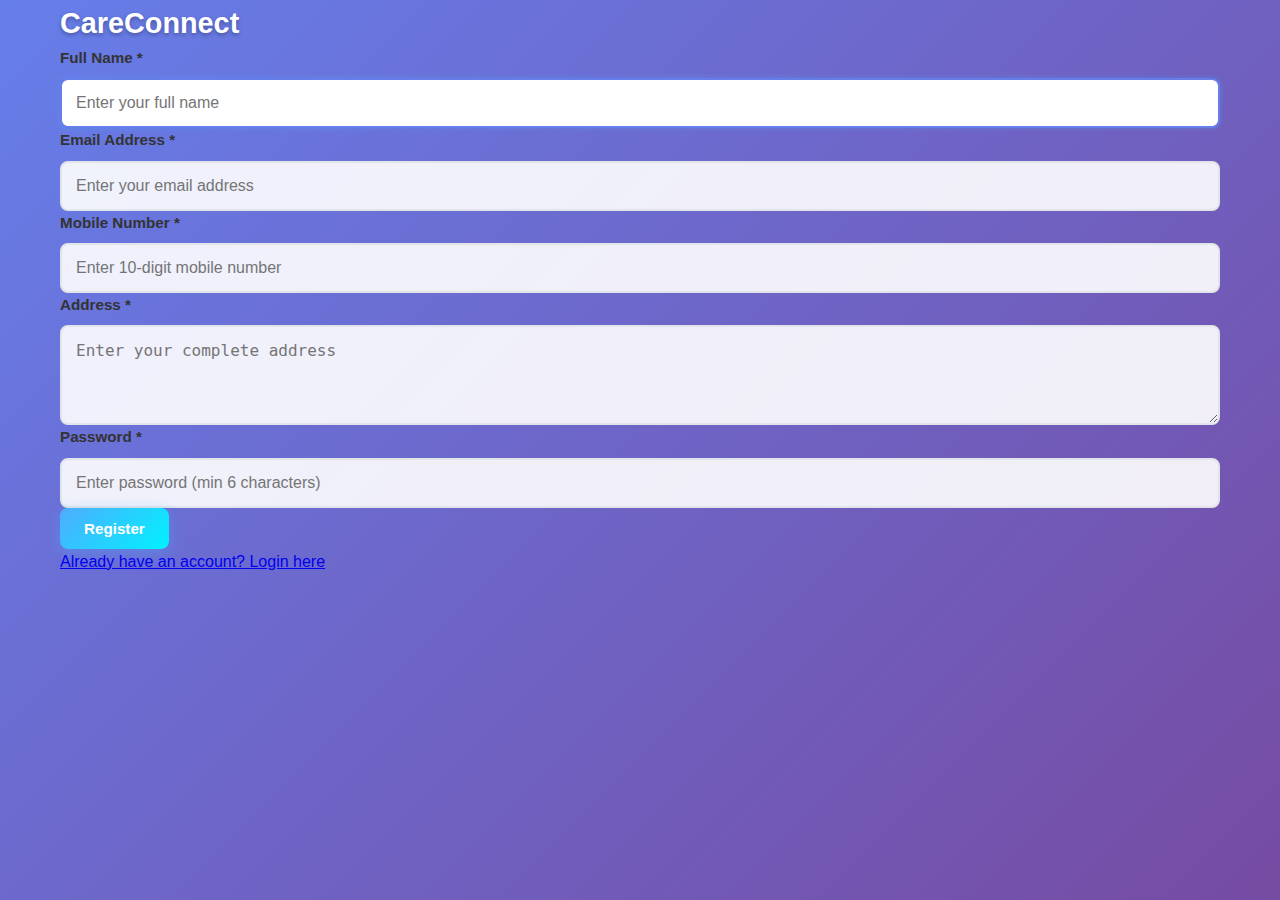
<file: Common frontend HTML/registration.html>
<!DOCTYPE html>
<html lang="en">
<head>
    <meta charset="UTF-8">
    <meta name="viewport" content="width=device-width, initial-scale=1.0">
    <title>Register - CareConnect</title>
    <link rel="stylesheet" href="/Common frontend CSS/registration.css">
</head>
<body>
    <div class="container">
        <div class="form-container">
            <div class="logo">CareConnect</div>
            
            <div id="message" class="hidden"></div>
            
            <form id="registerForm">
                <div class="form-group">
                    <label for="name">Full Name *</label>
                    <input type="text" id="name" name="name" placeholder="Enter your full name" required>
                </div>
                
                <div class="form-group">
                    <label for="email">Email Address *</label>
                    <input type="email" id="email" name="email" placeholder="Enter your email address" required>
                </div>
                
                <div class="form-group">
                    <label for="mobile">Mobile Number *</label>
                    <input type="tel" id="mobile" name="mobile" placeholder="Enter 10-digit mobile number" 
                           pattern="[6-9][0-9]{9}" maxlength="10" required>
                </div>
                
                <div class="form-group">
                    <label for="address">Address *</label>
                    <textarea id="address" name="address" placeholder="Enter your complete address" 
                              rows="3" required></textarea>
                </div>
                
                <div class="form-group">
                    <label for="password">Password *</label>
                    <input type="password" id="password" name="password" placeholder="Enter password (min 6 characters)" 
                           minlength="6" required>
                </div>
                
                <button type="submit" class="btn btn-primary">Register</button>
            </form>
            
            <div class="link-container">
                <a href="/Common frontend HTML/login.html">Already have an account? Login here</a>
            </div>
        </div>
    </div>
    <script src="/Common frontend JS/registration.js"></script>
</body>
</html>
</file>
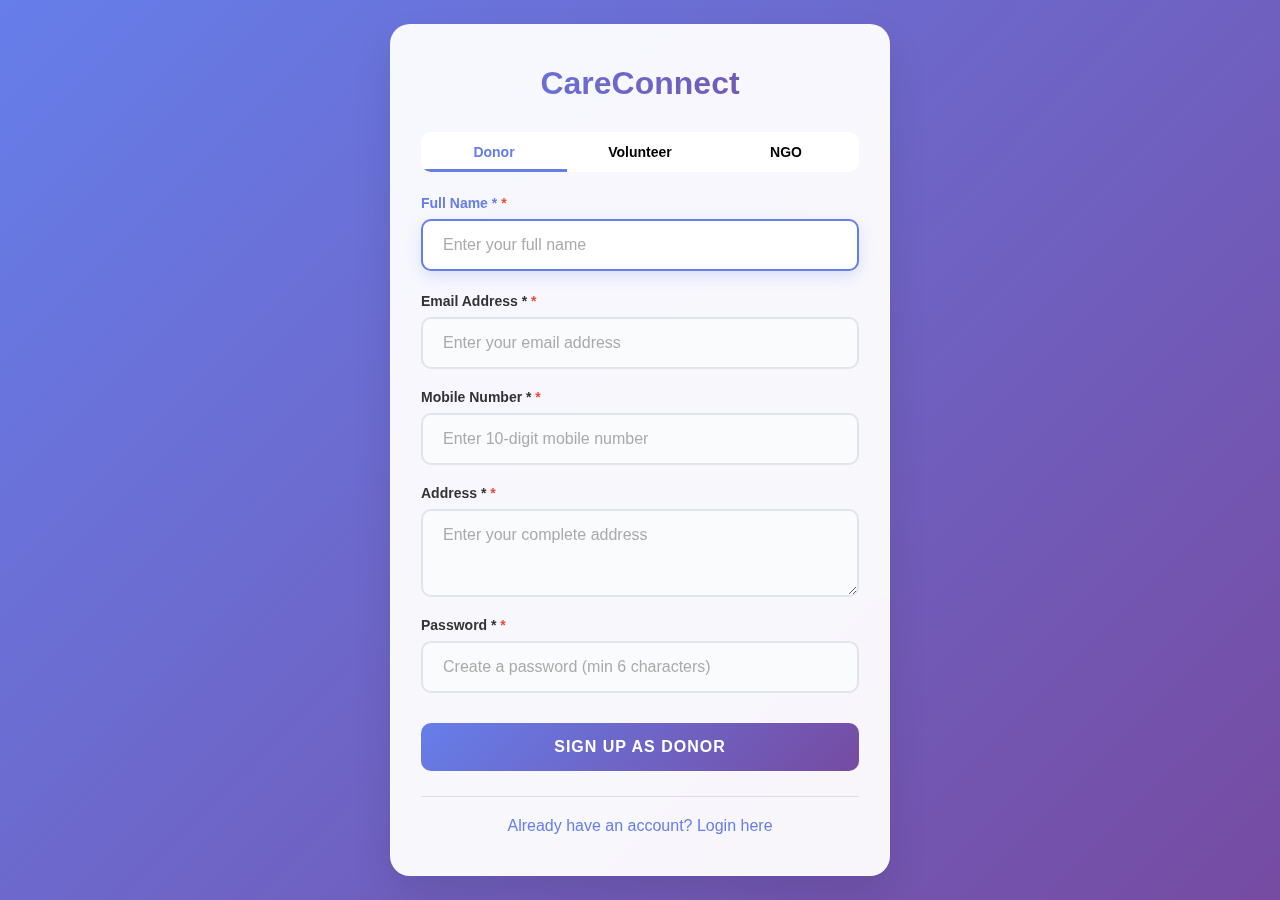
<file: Common frontend HTML/signup.html>
<!DOCTYPE html>
<html lang="en">
<head>
    <meta charset="UTF-8">
    <meta name="viewport" content="width=device-width, initial-scale=1.0">
    <title>Sign Up - CareConnect</title>
    <link rel="stylesheet" href="/Common frontend CSS/signup.css">
</head>
<body>
    <div class="container">
        <div class="form-container">
            <div class="logo">CareConnect</div>
            
            <div id="message" class="hidden"></div>
            
            <div class="tabs">
                <button class="tab-button active" data-tab="donor">Donor</button>
                <button class="tab-button" data-tab="volunteer">Volunteer</button>
                <button class="tab-button" data-tab="ngo">NGO</button>
            </div>
            
            <!-- Donor Signup Form -->
            <form id="donorForm" class="tab-content active">
                <div class="form-group">
                    <label for="donorName" class="required">Full Name *</label>
                    <input type="text" id="donorName" name="name" placeholder="Enter your full name" required>
                    <div class="error-text" id="donorNameError"></div>
                </div>
                
                <div class="form-group">
                    <label for="donorEmail" class="required">Email Address *</label>
                    <input type="email" id="donorEmail" name="email" placeholder="Enter your email address" required>
                    <div class="error-text" id="donorEmailError"></div>
                </div>
                
                <div class="form-group">
                    <label for="donorMobile" class="required">Mobile Number *</label>
                    <input type="tel" id="donorMobile" name="mobile" placeholder="Enter 10-digit mobile number" 
                           pattern="[6-9][0-9]{9}" maxlength="10" required>
                    <div class="error-text" id="donorMobileError"></div>
                </div>
                
                <div class="form-group">
                    <label for="donorAddress" class="required">Address *</label>
                    <textarea id="donorAddress" name="address" placeholder="Enter your complete address" rows="3" required></textarea>
                    <div class="error-text" id="donorAddressError"></div>
                </div>
                
                <div class="form-group">
                    <label for="donorPassword" class="required">Password *</label>
                    <input type="password" id="donorPassword" name="password" placeholder="Create a password (min 6 characters)" 
                           minlength="6" required>
                    <div class="error-text" id="donorPasswordError"></div>
                </div>
                
                <button type="submit" class="btn btn-primary">Sign Up as Donor</button>
            </form>
            
            <!-- Volunteer Signup Form -->
            <form id="volunteerForm" class="tab-content">
                <div class="form-group">
                    <label for="volunteerName" class="required">Full Name *</label>
                    <input type="text" id="volunteerName" name="name" placeholder="Enter your full name" required>
                    <div class="error-text" id="volunteerNameError"></div>
                </div>
                
                <div class="form-group">
                    <label for="volunteerEmail" class="required">Email Address *</label>
                    <input type="email" id="volunteerEmail" name="email" placeholder="Enter your email address" required>
                    <div class="error-text" id="volunteerEmailError"></div>
                </div>
                
                <div class="form-group">
                    <label for="volunteerMobile" class="required">Mobile Number *</label>
                    <input type="tel" id="volunteerMobile" name="mobile" placeholder="Enter 10-digit mobile number" 
                           pattern="[6-9][0-9]{9}" maxlength="10" required>
                    <div class="error-text" id="volunteerMobileError"></div>
                </div>
                
                <div class="form-group">
                    <label for="volunteerAddress" class="required">Address *</label>
                    <textarea id="volunteerAddress" name="address" placeholder="Enter your complete address" rows="3" required></textarea>
                    <div class="error-text" id="volunteerAddressError"></div>
                </div>
                
                <div class="form-group">
                    <label for="volunteerPassword" class="required">Password *</label>
                    <input type="password" id="volunteerPassword" name="password" placeholder="Create a password (min 6 characters)" 
                           minlength="6" required>
                    <div class="error-text" id="volunteerPasswordError"></div>
                </div>
                
                <div class="form-group">
                    <label for="volunteerSkills">Skills & Interests</label>
                    <textarea id="volunteerSkills" name="skills" placeholder="Describe your skills and areas of interest for volunteering (optional)" rows="3"></textarea>
                    <div class="error-text" id="volunteerSkillsError"></div>
                </div>
                
                <div class="form-group">
                    <label for="volunteerAvailability">Availability</label>
                    <select id="volunteerAvailability" name="availability">
                        <option value="">Select your availability (optional)</option>
                        <option value="weekdays">Weekdays</option>
                        <option value="weekends">Weekends</option>
                        <option value="both">Both weekdays and weekends</option>
                        <option value="flexible">Flexible</option>
                    </select>
                    <div class="error-text" id="volunteerAvailabilityError"></div>
                </div>
                
                <button type="submit" class="btn btn-primary">Sign Up as Volunteer</button>
            </form>
            
            <!-- NGO Signup Form -->
            <form id="ngoForm" class="tab-content">
                <div class="form-group">
                    <label for="ngoName" class="required">Organization Name *</label>
                    <input type="text" id="ngoName" name="name" placeholder="Enter organization name" required>
                    <div class="error-text" id="ngoNameError"></div>
                </div>
                
                <div class="form-group">
                    <label for="ngoEmail" class="required">Email Address *</label>
                    <input type="email" id="ngoEmail" name="email" placeholder="Enter organization email address" required>
                    <div class="error-text" id="ngoEmailError"></div>
                </div>
                
                <div class="form-group">
                    <label for="ngoMobile" class="required">Contact Number *</label>
                    <input type="tel" id="ngoMobile" name="mobile" placeholder="Enter 10-digit contact number" 
                           pattern="[6-9][0-9]{9}" maxlength="10" required>
                    <div class="error-text" id="ngoMobileError"></div>
                </div>
                
                <div class="form-group">
                    <label for="ngoAddress" class="required">Organization Address *</label>
                    <textarea id="ngoAddress" name="address" placeholder="Enter complete organization address" rows="3" required></textarea>
                    <div class="error-text" id="ngoAddressError"></div>
                </div>
                
                <div class="form-group">
                    <label for="ngoPassword" class="required">Password *</label>
                    <input type="password" id="ngoPassword" name="password" placeholder="Create a password (min 6 characters)" 
                           minlength="6" required>
                    <div class="error-text" id="ngoPasswordError"></div>
                </div>
                
                <div class="form-group">
                    <label for="ngoRegistration" class="required">Registration Number *</label>
                    <input type="text" id="ngoRegistration" name="registration" placeholder="Enter organization registration number" required>
                    <div class="error-text" id="ngoRegistrationError"></div>
                </div>
                
                <div class="form-group">
                    <label for="ngoFocus">Focus Areas</label>
                    <textarea id="ngoFocus" name="focus" placeholder="Describe your organization's focus areas and activities (optional)" rows="3"></textarea>
                    <div class="error-text" id="ngoFocusError"></div>
                </div>
                
                <button type="submit" class="btn btn-primary">Sign Up as NGO</button>
            </form>
            
            <div class="link-container">
                <a href="/Common frontend HTML/login.html">Already have an account? Login here</a>
            </div>
        </div>
    </div>
    <script src="/Common frontend JS/signup.js"></script>
</body>
</html>
</file>
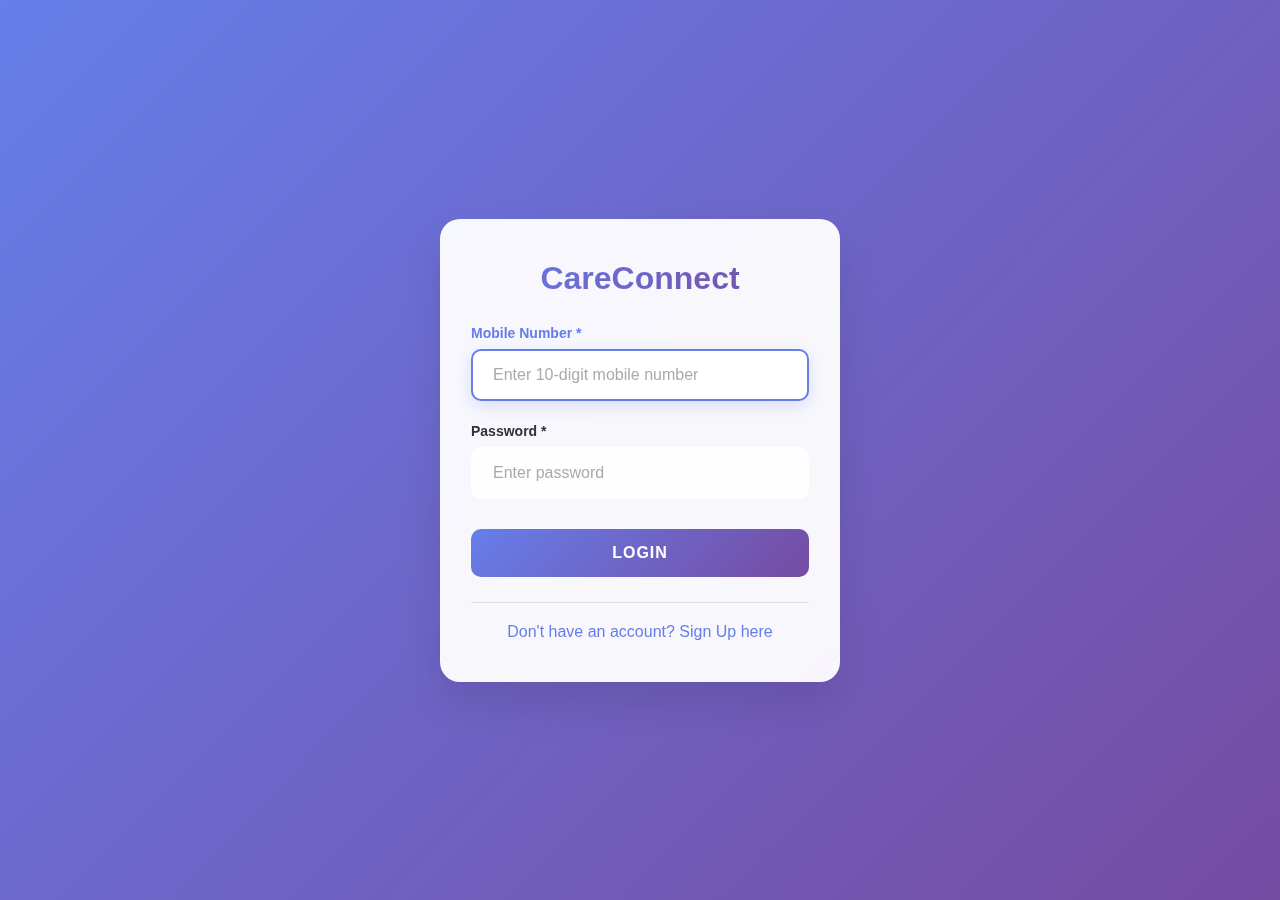
<file: Common frontend HTML/volunteer-dashboard.html.html>
<!DOCTYPE html>
<html lang="en">
<head>
    <meta charset="UTF-8">
    <meta name="viewport" content="width=device-width, initial-scale=1.0">
    <title>Volunteer Dashboard - CareConnect</title>
    <link rel="stylesheet" href="/Common frontend CSS/dashboard.css">
</head>
<body>
    <!-- Navbar -->
    <nav class="navbar">
        <div class="container">
            <div class="logo">CareConnect</div>
            <div class="nav-links">
                <a href="/Common frontend HTML/index.html">Home</a>
                <a href="/Common frontend HTML/about.html">About</a>
                <a href="/Common frontend HTML/donate.html">Donate</a>
                <a href="/Common frontend HTML/volunteer.html">Volunteer</a>
                <a href="/Common frontend HTML/ngo.html">NGO</a>
                <a href="/Common frontend HTML/volunteer-dashboard.html" class="active">Dashboard</a>
                <button class="btn btn-outline" onclick="logout()">Logout</button>
            </div>
        </div>
    </nav>

    <!-- Main Content -->
    <main class="main-content">
        <div class="container">
            <!-- Welcome Message -->
            <div id="message" class="message hidden"></div>
            
            <!-- Profile Header -->
            <section class="profile-header">
                <div class="container">
                    <div class="profile-avatar">
                        <div class="avatar-placeholder" id="avatar-placeholder">
                            <!-- Will show first letter of name -->
                        </div>
                    </div>
                    <div class="profile-info">
                        <h1 id="user-name">Loading...</h1>
                        <span class="role-badge volunteer" id="user-role">Volunteer</span>
                        <p class="welcome-text">Welcome to your Volunteer Dashboard!</p>
                    </div>
                </div>
            </section>

            <!-- Volunteer Statistics -->
            <section class="volunteer-stats">
                <h2>Your Volunteer Impact</h2>
                <div class="stats-grid">
                    <div class="stat-card">
                        <div class="stat-icon">⏰</div>
                        <div class="stat-details">
                            <h3 id="hours-volunteered">0</h3>
                            <label>Hours Volunteered</label>
                        </div>
                    </div>
                    <div class="stat-card">
                        <div class="stat-icon">🎯</div>
                        <div class="stat-details">
                            <h3 id="events-participated">0</h3>
                            <label>Events Participated</label>
                        </div>
                    </div>
                    <div class="stat-card">
                        <div class="stat-icon">👥</div>
                        <div class="stat-details">
                            <h3 id="people-helped">0</h3>
                            <label>People Helped</label>
                        </div>
                    </div>
                    <div class="stat-card">
                        <div class="stat-icon">⭐</div>
                        <div class="stat-details">
                            <h3 id="volunteer-rating">5.0</h3>
                            <label>Rating</label>
                        </div>
                    </div>
                </div>
            </section>

            <!-- Volunteer Information -->
            <section class="volunteer-info">
                <h2>Your Volunteer Profile</h2>
                <div class="info-grid">
                    <div class="info-card">
                        <div class="info-icon">📧</div>
                        <div class="info-details">
                            <label>Email Address</label>
                            <span id="user-email">Loading...</span>
                        </div>
                    </div>  
                    <div class="info-card">
                        <div class="info-icon">📱</div>
                        <div class="info-details">
                            <label>Mobile Number</label>
                            <span id="user-mobile">Loading...</span>
                        </div>
                    </div>
                    <div class="info-card">
                        <div class="info-icon">🏠</div>
                        <div class="info-details">
                            <label>Address</label>
                            <span id="user-address">Loading...</span>
                        </div>
                    </div>
                    <div class="info-card">
                        <div class="info-icon">📅</div>
                        <div class="info-details">
                            <label>Member Since</label>
                            <span id="member-since">Loading...</span>
                        </div>
                    </div>
                    <div class="info-card">
                        <div class="info-icon">⚡</div>
                        <div class="info-details">
                            <label>Skills</label>
                            <span id="volunteer-skills">Not specified</span>
                        </div>
                    </div>
                    <div class="info-card">
                        <div class="info-icon">⏰</div>
                        <div class="info-details">
                            <label>Availability</label>
                            <span id="volunteer-availability">Not specified</span>
                        </div>
                    </div>
                    <div class="info-card">
                        <div class="info-icon">📍</div>
                        <div class="info-details">
                            <label>Preferred Location</label>
                            <span id="preferred-location">Not specified</span>
                        </div>
                    </div>
                    <div class="info-card">
                        <div class="info-icon">✅</div>
                        <div class="info-details">
                            <label>Status</label>
                            <span id="volunteer-status">Active</span>
                        </div>
                    </div>
                </div>
            </section>

            <!-- Edit Profile Section -->
            <section class="edit-profile">
                <h2>Edit Profile</h2>
                <form id="profileForm">
                    <div class="form-grid">
                        <div class="form-group">
                            <label for="edit-name">Full Name *</label>
                            <input type="text" id="edit-name" name="name" placeholder="Enter your full name" required>
                        </div>
                        
                        <div class="form-group">
                            <label for="edit-email">Email Address *</label>
                            <input type="email" id="edit-email" name="email" placeholder="Enter your email" required>
                        </div>
                        
                        <div class="form-group">
                            <label for="edit-mobile">Mobile Number</label>
                            <input type="tel" id="edit-mobile" name="mobile" placeholder="Mobile number" maxlength="10" readonly>
                            <small style="color: #666; font-size: 0.8rem;">Mobile number cannot be changed</small>
                        </div>
                        
                        <div class="form-group">
                            <label for="edit-availability">Availability</label>
                            <select id="edit-availability" name="availability">
                                <option value="">Select availability</option>
                                <option value="Weekdays">Weekdays</option>
                                <option value="Weekends">Weekends</option>
                                <option value="Full Time">Full Time</option>
                                <option value="Emergency Only">Emergency Only</option>
                                <option value="Flexible">Flexible</option>
                            </select>
                        </div>
                        
                        <div class="form-group">
                            <label for="edit-location">Preferred Location</label>
                            <input type="text" id="edit-location" name="preferred_location" placeholder="e.g., Mumbai, Pune, etc.">
                        </div>
                        
                        <div class="form-group full-width">
                            <label for="edit-address">Address *</label>
                            <textarea id="edit-address" name="address" placeholder="Enter your complete address" rows="3" required></textarea>
                        </div>
                        
                        <div class="form-group full-width">
                            <label for="edit-skills">Skills & Expertise</label>
                            <textarea id="edit-skills" name="skills" placeholder="Describe your skills and expertise" rows="3"></textarea>
                        </div>
                    </div>
                    
                    <div class="form-actions">
                        <button type="button" class="btn btn-secondary" onclick="cancelEdit()">Cancel</button>
                        <button type="submit" class="btn btn-primary">Update Profile</button>
                    </div>
                </form>
            </section>

            <!-- Available Opportunities -->
            <section class="opportunities">
                <h2>Available Volunteer Opportunities</h2>
                <div id="opportunities-list" class="opportunities-list">
                    <div class="no-opportunities">
                        <p>Loading volunteer opportunities...</p>
                    </div>
                </div>
            </section>

            <!-- Volunteer Activity Log -->
            <section class="activity-log">
                <h2>Recent Activities</h2>
                <div id="activity-list" class="activity-list">
                    <div class="no-activities">
                        <p>No activities recorded yet. Start volunteering to see your impact!</p>
                    </div>
                </div>
                <button class="btn btn-primary" onclick="addActivityRecord()">Add Activity Record</button>
            </section>

            <!-- Add Activity Form -->
            <section id="add-activity-section" class="edit-profile hidden">
                <h2>Add Activity Record</h2>
                <form id="activityForm">
                    <div class="form-grid">
                        <div class="form-group">
                            <label for="activity-type">Activity Type *</label>
                            <select id="activity-type" name="activity_type" required>
                                <option value="">Select activity type</option>
                                <option value="blood_drive">Blood Drive</option>
                                <option value="food_distribution">Food Distribution</option>
                                <option value="medical_assistance">Medical Assistance</option>
                                <option value="disaster_relief">Disaster Relief</option>
                                <option value="education">Education Support</option>
                                <option value="community_service">Community Service</option>
                                <option value="other">Other</option>
                            </select>
                        </div>
                        
                        <div class="form-group">
                            <label for="activity-date">Activity Date *</label>
                            <input type="date" id="activity-date" name="activity_date" required>
                        </div>
                        
                        <div class="form-group">
                            <label for="hours-worked">Hours Worked *</label>
                            <input type="number" id="hours-worked" name="hours_worked" min="0.5" max="24" step="0.5" placeholder="e.g., 4.5" required>
                        </div>
                        
                        <div class="form-group">
                            <label for="people-helped-input">People Helped</label>
                            <input type="number" id="people-helped-input" name="people_helped" min="0" placeholder="e.g., 25">
                        </div>
                        
                        <div class="form-group">
                            <label for="organization-name">Organization/NGO</label>
                            <input type="text" id="organization-name" name="organization" placeholder="Name of organization">
                        </div>
                        
                        <div class="form-group">
                            <label for="activity-location">Location</label>
                            <input type="text" id="activity-location" name="location" placeholder="Activity location">
                        </div>
                        
                        <div class="form-group full-width">
                            <label for="activity-description">Description</label>
                            <textarea id="activity-description" name="description" placeholder="Describe the volunteer activity" rows="3"></textarea>
                        </div>
                    </div>
                    
                    <div class="form-actions">
                        <button type="button" class="btn btn-secondary" onclick="cancelActivity()">Cancel</button>
                        <button type="submit" class="btn btn-primary">Add Activity</button>
                    </div>
                </form>
            </section>

            <!-- Quick Actions -->
            <section class="extra-options">
                <h2>Quick Actions</h2>
                <div class="options-grid">
                    <div class="option-card">
                        <div class="option-icon">🔍</div>
                        <div class="option-content">
                            <h3>Find Opportunities</h3>
                            <p>Browse and apply for volunteer opportunities in your area.</p>
                            <button class="btn btn-outline">Browse Opportunities</button>
                        </div>
                    </div>
                    
                    <div class="option-card">
                        <div class="option-icon">🩸</div>
                        <div class="option-content">
                            <h3>Blood Drive Events</h3>
                            <p>Join upcoming blood donation drives as a volunteer.</p>
                            <button class="btn btn-outline">View Blood Drives</button>
                        </div>
                    </div>
                    
                    <div class="option-card">
                        <div class="option-icon">🏥</div>
                        <div class="option-content">
                            <h3>Medical Assistance</h3>
                            <p>Provide medical assistance and first aid support.</p>
                            <button class="btn btn-outline">Medical Opportunities</button>
                        </div>
                    </div>
                    
                    <div class="option-card">
                        <div class="option-icon">📞</div>
                        <div class="option-content">
                            <h3>Emergency Response</h3>
                            <p>Join emergency response teams for disaster relief.</p>
                            <button class="btn btn-outline">Emergency Teams</button>
                        </div>
                    </div>
                </div>
            </section>
        </div>
    </main>

    <!-- Footer -->
    <footer class="footer">
        <div class="container">
            <p>&copy; 2024 CareConnect. All rights reserved.</p>
            <div class="social">
                <a href="#">Privacy Policy</a>
                <a href="#">Terms of Service</a>
                <a href="#">Contact Us</a>
            </div>
        </div>
    </footer>

    <script src="/Common frontend JS/volunteer-dashboard.js"></script>
</body>
</html>
</file>
<file: Common frontend CSS/about.css>
/* Reset and Base Styles */
* {
  margin: 0;
  padding: 0;
  box-sizing: border-box;
}

body {
  font-family: 'Arial', sans-serif;
  line-height: 1.6;
  color: #333;
  background: linear-gradient(135deg, #667eea 0%, #764ba2 100%);
  min-height: 100vh;
  animation: gradientShift 8s ease infinite;
  background-size: 200% 200%;
}

@keyframes gradientShift {
  0% { background-position: 0% 50%; }
  50% { background-position: 100% 50%; }
  100% { background-position: 0% 50%; }
}

/* Navbar Styles */
.navbar {
  background: rgba(255, 255, 255, 0.95);
  backdrop-filter: blur(10px);
  padding: 1rem 2rem;
  position: fixed;
  top: 0;
  left: 0;
  right: 0;
  z-index: 1000;
  display: flex;
  justify-content: space-between;
  align-items: center;
  box-shadow: 0 2px 20px rgba(0, 0, 0, 0.1);
}

.logo {
  font-size: 1.8rem;
  font-weight: bold;
  color: #667eea;
  animation: logoGlow 3s ease-in-out infinite;
}

@keyframes logoGlow {
  0%, 100% { 
    text-shadow: 0 0 10px rgba(102, 126, 234, 0.3);
    transform: scale(1);
  }
  50% { 
    text-shadow: 0 0 20px rgba(102, 126, 234, 0.6), 0 0 30px rgba(102, 126, 234, 0.4);
    transform: scale(1.05);
  }
}

.nav-links {
  display: flex;
  list-style: none;
  gap: 2rem;
}

.nav-links li a {
  text-decoration: none;
  color: #333;
  font-weight: 500;
  padding: 0.7rem 1.5rem;
  border-radius: 30px;
  transition: all 0.3s ease;
  position: relative;
  background: linear-gradient(45deg, #667eea, #764ba2);
  color: white;
  box-shadow: 0 2px 10px rgba(0, 0, 0, 0.1);
  transform: translateY(0px);
}

.nav-links li a:hover,
.nav-links li a.active {
  transform: translateY(-2px);
  box-shadow: 0 4px 15px rgba(102, 126, 234, 0.3);
  background: linear-gradient(45deg, #764ba2, #667eea);
}

/* Main Content */
.main-content {
  margin-top: 80px;
  padding: 2rem 0;
}

.container {
  max-width: 1200px;
  margin: 0 auto;
  padding: 0 2rem;
}

/* Section Styles */
section {
  margin-bottom: 4rem;
  padding: 2rem 0;
}

section h2 {
  font-size: 2.5rem;
  color: white;
  text-align: center;
  margin-bottom: 2rem;
  text-shadow: 0 2px 4px rgba(0, 0, 0, 0.3);
  animation: fadeInUp 1s ease-out;
}

@keyframes fadeInUp {
  0% {
    opacity: 0;
    transform: translateY(30px);
  }
  100% {
    opacity: 1;
    transform: translateY(0);
  }
}

section p {
  font-size: 1.2rem;
  color: rgba(255, 255, 255, 0.9);
  text-align: center;
  margin-bottom: 2rem;
  background: rgba(255, 255, 255, 0.1);
  padding: 2rem;
  border-radius: 15px;
  backdrop-filter: blur(10px);
  box-shadow: 0 4px 15px rgba(0, 0, 0, 0.1);
}

/* Why Needed Section */
#why-needed ul {
  list-style: none;
  background: rgba(255, 255, 255, 0.1);
  padding: 2rem;
  border-radius: 15px;
  backdrop-filter: blur(10px);
  box-shadow: 0 4px 15px rgba(0, 0, 0, 0.1);
  margin-bottom: 2rem;
}

#why-needed ul li {
  font-size: 1.1rem;
  color: rgba(255, 255, 255, 0.9);
  margin-bottom: 1rem;
  padding-left: 2rem;
  position: relative;
}

#why-needed ul li::before {
  content: '✓';
  position: absolute;
  left: 0;
  color: #4ecdc4;
  font-weight: bold;
  font-size: 1.2rem;
}

/* How It Works Section */
#how-it-works {
  padding: 3rem 0;
}

.steps-grid {
  display: grid;
  grid-template-columns: repeat(auto-fit, minmax(300px, 1fr));
  gap: 2rem;
  margin: 3rem 0;
}

.step-card {
  background: rgba(255, 255, 255, 0.1);
  padding: 2rem;
  border-radius: 20px;
  backdrop-filter: blur(10px);
  box-shadow: 0 4px 15px rgba(0, 0, 0, 0.1);
  text-align: center;
  transition: all 0.3s ease;
  position: relative;
  overflow: hidden;
}

.step-card::before {
  content: '';
  position: absolute;
  top: 0;
  left: -100%;
  width: 100%;
  height: 100%;
  background: linear-gradient(90deg, transparent, rgba(255,255,255,0.1), transparent);
  transition: left 0.6s ease;
}

.step-card:hover::before {
  left: 100%;
}

.step-card:hover {
  transform: translateY(-10px);
  box-shadow: 0 8px 25px rgba(0, 0, 0, 0.2);
  background: rgba(255, 255, 255, 0.15);
}

.step-number {
  position: absolute;
  top: -10px;
  right: -10px;
  width: 40px;
  height: 40px;
  background: linear-gradient(45deg, #4ecdc4, #44a08d);
  color: white;
  border-radius: 50%;
  display: flex;
  align-items: center;
  justify-content: center;
  font-weight: bold;
  font-size: 1.2rem;
  box-shadow: 0 4px 10px rgba(0, 0, 0, 0.2);
}

.step-icon {
  font-size: 3rem;
  margin-bottom: 1rem;
  animation: bounce 2s ease-in-out infinite;
}

@keyframes bounce {
  0%, 100% { transform: translateY(0px); }
  50% { transform: translateY(-5px); }
}

.step-card h3 {
  font-size: 1.8rem;
  color: white;
  margin-bottom: 1rem;
  text-shadow: 0 2px 4px rgba(0, 0, 0, 0.3);
}

.step-card p {
  font-size: 1rem;
  color: rgba(255, 255, 255, 0.9);
  background: none;
  padding: 0;
  border-radius: 0;
  backdrop-filter: none;
  box-shadow: none;
  margin: 0;
}

.back-to-donate {
  text-align: center;
  margin-top: 3rem;
}

.donate-flow-btn {
  display: inline-block;
  padding: 1rem 2.5rem;
  background: linear-gradient(45deg, #4ecdc4, #44a08d);
  color: white;
  text-decoration: none;
  border-radius: 50px;
  font-weight: 600;
  font-size: 1.2rem;
  box-shadow: 0 4px 15px rgba(0, 0, 0, 0.2);
  transition: all 0.3s ease;
  position: relative;
  overflow: hidden;
}

.donate-flow-btn::before {
  content: '';
  position: absolute;
  top: 50%;
  left: 50%;
  width: 0;
  height: 0;
  background: rgba(255, 255, 255, 0.2);
  border-radius: 50%;
  transform: translate(-50%, -50%);
  transition: all 0.5s ease;
}

.donate-flow-btn:hover::before {
  width: 300px;
  height: 300px;
}

.donate-flow-btn:hover {
  transform: translateY(-3px) scale(1.05);
  box-shadow: 0 8px 25px rgba(0, 0, 0, 0.3);
  background: linear-gradient(45deg, #44a08d, #4ecdc4);
}
.links-grid {
  display: grid;
  grid-template-columns: repeat(auto-fit, minmax(300px, 1fr));
  gap: 1.5rem;
  margin-top: 2rem;
}

.link-card {
  background: rgba(255, 255, 255, 0.1);
  padding: 1.5rem;
  border-radius: 15px;
  backdrop-filter: blur(10px);
  box-shadow: 0 4px 15px rgba(0, 0, 0, 0.1);
  transition: all 0.3s ease;
  text-align: center;
}

.link-card:hover {
  transform: translateY(-5px);
  box-shadow: 0 8px 25px rgba(0, 0, 0, 0.2);
  background: rgba(255, 255, 255, 0.2);
}

.link-card a {
  color: white;
  text-decoration: none;
  font-weight: 600;
  font-size: 1.1rem;
  transition: all 0.3s ease;
}

.link-card a:hover {
  color: #4ecdc4;
}

/* Footer Styles */
.footer {
  background: rgba(0, 0, 0, 0.8);
  color: white;
  text-align: center;
  padding: 2rem;
  backdrop-filter: blur(10px);
  margin-top: 4rem;
}

.footer p {
  margin-bottom: 1rem;
  font-size: 0.9rem;
  background: none;
  padding: 0;
  border-radius: 0;
  backdrop-filter: none;
  box-shadow: none;
}

.social {
  display: flex;
  justify-content: center;
  gap: 1rem;
}

.social a {
  color: rgba(255, 255, 255, 0.7);
  text-decoration: none;
  padding: 0.5rem 1rem;
  border-radius: 25px;
  transition: all 0.3s ease;
}

.social a:hover {
  color: white;
  background: linear-gradient(135deg, #667eea, #764ba2);
}

/* Responsive Design */
@media (max-width: 768px) {
  .navbar {
    flex-direction: column;
    padding: 1rem;
  }
  
  .nav-links {
    margin-top: 1rem;
    gap: 1rem;
    flex-wrap: wrap;
    justify-content: center;
  }
  
  .main-content {
    margin-top: 120px;
  }
  
  section h2 {
    font-size: 2rem;
  }
  
  section p {
    font-size: 1rem;
    padding: 1.5rem;
  }
  
  .links-grid {
    grid-template-columns: 1fr;
  }
  
  .container {
    padding: 0 1rem;
  }
}
</file>
<file: Common frontend CSS/dashboard.css>
/* dashboard.css - Complete CSS for CareConnect Dashboard */

/* Reset and Base Styles */
* {
    margin: 0;
    padding: 0;
    box-sizing: border-box;
}

body {
    font-family: 'Segoe UI', Tahoma, Geneva, Verdana, sans-serif;
    line-height: 1.6;
    color: #333;
    background-color: #f8f9fa;
}

.container {
    max-width: 1200px;
    margin: 0 auto;
    padding: 0 20px;
}

/* Navbar Styles */
.navbar {
    background: linear-gradient(135deg, #667eea 0%, #764ba2 100%);
    box-shadow: 0 2px 10px rgba(0, 0, 0, 0.1);
    position: sticky;
    top: 0;
    z-index: 1000;
    padding: 1rem 0;
}

.navbar .container {
    display: flex;
    justify-content: space-between;
    align-items: center;
}

.logo {
    font-size: 1.8rem;
    font-weight: bold;
    color: white;
    text-decoration: none;
}

.nav-links {
    display: flex;
    align-items: center;
    gap: 2rem;
}

.nav-links a {
    color: white;
    text-decoration: none;
    font-weight: 500;
    transition: all 0.3s ease;
    padding: 0.5rem 1rem;
    border-radius: 5px;
    position: relative;
}

.nav-links a:hover {
    background-color: rgba(255, 255, 255, 0.1);
    transform: translateY(-2px);
}

.nav-links a.active {
    background-color: rgba(255, 255, 255, 0.2);
    font-weight: 600;
}

.nav-links a.active::after {
    content: '';
    position: absolute;
    bottom: -5px;
    left: 50%;
    transform: translateX(-50%);
    width: 30px;
    height: 3px;
    background-color: #4ecdc4;
    border-radius: 2px;
}

/* Button Styles */
.btn {
    padding: 0.7rem 1.5rem;
    border: none;
    border-radius: 5px;
    cursor: pointer;
    font-weight: 600;
    text-decoration: none;
    display: inline-block;
    transition: all 0.3s ease;
    font-size: 0.9rem;
}

.btn-primary {
    background: linear-gradient(135deg, #667eea 0%, #764ba2 100%);
    color: white;
}

.btn-primary:hover {
    transform: translateY(-2px);
    box-shadow: 0 5px 15px rgba(102, 126, 234, 0.4);
}

.btn-secondary {
    background-color: #6c757d;
    color: white;
}

.btn-secondary:hover {
    background-color: #5a6268;
    transform: translateY(-2px);
}

.btn-outline {
    background: transparent;
    color: white;
    border: 2px solid white;
}

.btn-outline:hover {
    background-color: white;
    color: #667eea;
    transform: translateY(-2px);
}

.btn-loading {
    opacity: 0.7;
    cursor: not-allowed;
}

.btn-loading::after {
    content: '';
    display: inline-block;
    width: 16px;
    height: 16px;
    border: 2px solid transparent;
    border-top: 2px solid currentColor;
    border-radius: 50%;
    animation: spin 1s linear infinite;
    margin-left: 8px;
}

@keyframes spin {
    0% { transform: rotate(0deg); }
    100% { transform: rotate(360deg); }
}

/* Main Content */
.main-content {
    padding: 2rem 0;
    min-height: calc(100vh - 200px);
}

/* Message Styles */
.message {
    padding: 1rem;
    border-radius: 8px;
    margin-bottom: 2rem;
    font-weight: 500;
    text-align: center;
    animation: slideDown 0.3s ease;
}

.message.success {
    background-color: #d4edda;
    color: #155724;
    border-left: 4px solid #28a745;
}

.message.error {
    background-color: #f8d7da;
    color: #721c24;
    border-left: 4px solid #dc3545;
}

.message.hidden {
    display: none;
}

@keyframes slideDown {
    from {
        opacity: 0;
        transform: translateY(-20px);
    }
    to {
        opacity: 1;
        transform: translateY(0);
    }
}

/* Profile Header */
.profile-header {
    background: linear-gradient(135deg, #667eea 0%, #764ba2 100%);
    color: white;
    padding: 3rem 0;
    margin-bottom: 2rem;
    border-radius: 15px;
}

.profile-header .container {
    display: flex;
    align-items: center;
    gap: 2rem;
}

.profile-avatar {
    display: flex;
    align-items: center;
    justify-content: center;
}

.avatar-placeholder {
    width: 80px;
    height: 80px;
    background: rgba(255, 255, 255, 0.2);
    border-radius: 50%;
    display: flex;
    align-items: center;
    justify-content: center;
    font-size: 2rem;
    font-weight: bold;
    color: white;
    border: 3px solid rgba(255, 255, 255, 0.3);
}

.profile-info h1 {
    font-size: 2.2rem;
    margin-bottom: 0.5rem;
}

.role-badge {
    background: rgba(255, 255, 255, 0.2);
    padding: 0.3rem 1rem;
    border-radius: 20px;
    font-size: 0.9rem;
    font-weight: 600;
    display: inline-block;
    margin-bottom: 1rem;
}

.role-badge.volunteer {
    background-color: #28a745;
}

.role-badge.donor {
    background-color: #17a2b8;
}

.welcome-text {
    font-size: 1.1rem;
    opacity: 0.9;
}

/* Section Styles */
section {
    background: white;
    border-radius: 15px;
    padding: 2rem;
    margin-bottom: 2rem;
    box-shadow: 0 5px 15px rgba(0, 0, 0, 0.08);
    transition: transform 0.3s ease;
}

section:hover {
    transform: translateY(-2px);
}

section h2 {
    color: #333;
    margin-bottom: 1.5rem;
    font-size: 1.8rem;
    position: relative;
    padding-bottom: 0.5rem;
}

section h2::after {
    content: '';
    position: absolute;
    bottom: 0;
    left: 0;
    width: 50px;
    height: 3px;
    background: linear-gradient(135deg, #667eea 0%, #764ba2 100%);
    border-radius: 2px;
}

/* Info Grid */
.info-grid {
    display: grid;
    grid-template-columns: repeat(auto-fit, minmax(280px, 1fr));
    gap: 1.5rem;
}

.info-card {
    display: flex;
    align-items: center;
    gap: 1rem;
    padding: 1.5rem;
    background: #f8f9fa;
    border-radius: 10px;
    border-left: 4px solid #667eea;
    transition: all 0.3s ease;
}

.info-card:hover {
    background: #e9ecef;
    transform: translateX(5px);
}

.info-icon {
    font-size: 2rem;
    width: 50px;
    height: 50px;
    background: linear-gradient(135deg, #667eea 0%, #764ba2 100%);
    border-radius: 50%;
    display: flex;
    align-items: center;
    justify-content: center;
    color: white;
}

.info-details {
    flex: 1;
}

.info-details label {
    display: block;
    font-weight: 600;
    color: #666;
    font-size: 0.9rem;
    margin-bottom: 0.3rem;
}

.info-details span {
    font-size: 1.1rem;
    color: #333;
    font-weight: 500;
}

/* Form Styles */
.form-grid {
    display: grid;
    grid-template-columns: repeat(auto-fit, minmax(300px, 1fr));
    gap: 1.5rem;
    margin-bottom: 2rem;
}

.form-group {
    display: flex;
    flex-direction: column;
}

.form-group.full-width {
    grid-column: 1 / -1;
}

.form-group label {
    font-weight: 600;
    color: #333;
    margin-bottom: 0.5rem;
}

.form-group input,
.form-group textarea,
.form-group select {
    padding: 0.8rem;
    border: 2px solid #e1e5e9;
    border-radius: 8px;
    font-size: 1rem;
    transition: all 0.3s ease;
    background-color: #fafbfc;
}

.form-group input:focus,
.form-group textarea:focus,
.form-group select:focus {
    outline: none;
    border-color: #667eea;
    background-color: white;
    box-shadow: 0 0 0 3px rgba(102, 126, 234, 0.1);
}

.form-group input[readonly] {
    background-color: #e9ecef;
    cursor: not-allowed;
}

.form-group small {
    margin-top: 0.3rem;
    color: #666;
}

.form-actions {
    display: flex;
    gap: 1rem;
    justify-content: flex-end;
    padding-top: 1rem;
    border-top: 1px solid #e9ecef;
}

/* Password Strength Indicator */
.password-strength {
    margin-top: 5px;
    font-size: 0.8rem;
    font-weight: 500;
}

/* Options Grid */
.options-grid {
    display: grid;
    grid-template-columns: repeat(auto-fit, minmax(300px, 1fr));
    gap: 1.5rem;
}

.option-card {
    background: white;
    border-radius: 15px;
    padding: 2rem;
    text-align: center;
    border: 2px solid #f1f3f4;
    transition: all 0.3s ease;
}

.option-card:hover {
    border-color: #667eea;
    transform: translateY(-5px);
    box-shadow: 0 10px 25px rgba(102, 126, 234, 0.15);
}

.option-icon {
    font-size: 3rem;
    margin-bottom: 1rem;
    display: block;
}

.option-content h3 {
    font-size: 1.3rem;
    color: #333;
    margin-bottom: 1rem;
}

.option-content p {
    color: #666;
    margin-bottom: 1.5rem;
    line-height: 1.6;
}

/* Hidden Class */
.hidden {
    display: none !important;
}

/* Footer */
.footer {
    background-color: #2c3e50;
    color: white;
    text-align: center;
    padding: 2rem 0;
    margin-top: 3rem;
}

.footer .container {
    display: flex;
    justify-content: space-between;
    align-items: center;
    flex-wrap: wrap;
}

.social {
    display: flex;
    gap: 1.5rem;
}

.social a {
    color: white;
    text-decoration: none;
    transition: color 0.3s ease;
}

.social a:hover {
    color: #4ecdc4;
}

/* Responsive Design */
@media (max-width: 768px) {
    .navbar .container {
        flex-direction: column;
        gap: 1rem;
    }
    
    .nav-links {
        flex-wrap: wrap;
        gap: 1rem;
        justify-content: center;
    }
    
    .nav-links a {
        font-size: 0.9rem;
        padding: 0.4rem 0.8rem;
    }
    
    .profile-header .container {
        flex-direction: column;
        text-align: center;
    }
    
    .profile-info h1 {
        font-size: 1.8rem;
    }
    
    .info-grid {
        grid-template-columns: 1fr;
    }
    
    .form-grid {
        grid-template-columns: 1fr;
    }
    
    .options-grid {
        grid-template-columns: 1fr;
    }
    
    .form-actions {
        flex-direction: column;
    }
    
    .footer .container {
        flex-direction: column;
        gap: 1rem;
    }
    
    .social {
        justify-content: center;
    }
}

@media (max-width: 480px) {
    .container {
        padding: 0 15px;
    }
    
    section {
        padding: 1.5rem;
    }
    
    .avatar-placeholder {
        width: 60px;
        height: 60px;
        font-size: 1.5rem;
    }
    
    .profile-info h1 {
        font-size: 1.5rem;
    }
    
    .info-card {
        padding: 1rem;
    }
    
    .option-card {
        padding: 1.5rem;
    }
    
    .nav-links {
        gap: 0.5rem;
    }
    
    .nav-links a {
        font-size: 0.8rem;
        padding: 0.3rem 0.6rem;
    }
    
    .btn {
        padding: 0.6rem 1rem;
        font-size: 0.8rem;
    }
}

/* Animation Classes */
@keyframes fadeInUp {
    from {
        opacity: 0;
        transform: translateY(30px);
    }
    to {
        opacity: 1;
        transform: translateY(0);
    }
}

.fade-in-up {
    animation: fadeInUp 0.6s ease forwards;
}

/* Loading States */
.loading {
    opacity: 0.6;
    pointer-events: none;
}

.loading::after {
    content: '';
    position: absolute;
    top: 50%;
    left: 50%;
    transform: translate(-50%, -50%);
    width: 20px;
    height: 20px;
    border: 2px solid #f3f3f3;
    border-top: 2px solid #667eea;
    border-radius: 50%;
    animation: spin 1s linear infinite;
}

/* Custom Scrollbar */
::-webkit-scrollbar {
    width: 8px;
}

::-webkit-scrollbar-track {
    background: #f1f1f1;
}

::-webkit-scrollbar-thumb {
    background: #667eea;
    border-radius: 4px;
}

::-webkit-scrollbar-thumb:hover {
    background: #5a6fd8;
}
</file>
<file: Common frontend CSS/login.css>
/* Reset and Base Styles */
* {
    margin: 0;
    padding: 0;
    box-sizing: border-box;
}

body {
    font-family: 'Segoe UI', Tahoma, Geneva, Verdana, sans-serif;
    background: linear-gradient(135deg, #667eea 0%, #764ba2 100%);
    min-height: 100vh;
    display: flex;
    align-items: center;
    justify-content: center;
    padding: 20px;
}

/* Container */
.container {
    width: 100%;
    max-width: 400px;
    margin: 0 auto;
}

/* Form Container */
.form-container {
    background: rgba(255, 255, 255, 0.95);
    backdrop-filter: blur(10px);
    border-radius: 20px;
    padding: 40px 30px;
    box-shadow: 0 20px 40px rgba(0, 0, 0, 0.1);
    border: 1px solid rgba(255, 255, 255, 0.2);
}

/* Logo */
.logo {
    font-size: 32px;
    font-weight: bold;
    text-align: center;
    color: #333;
    margin-bottom: 30px;
    background: linear-gradient(135deg, #667eea 0%, #764ba2 100%);
    -webkit-background-clip: text;
    -webkit-text-fill-color: transparent;
    background-clip: text;
}

/* Mobile Info */
.mobile-info {
    background: linear-gradient(135deg, #e3f2fd 0%, #f3e5f5 100%);
    color: #555;
    padding: 12px 20px;
    border-radius: 10px;
    text-align: center;
    margin-bottom: 25px;
    font-size: 14px;
    border-left: 4px solid #667eea;
}

/* Form Styles */
form {
    display: flex;
    flex-direction: column;
    gap: 20px;
}

.form-group {
    display: flex;
    flex-direction: column;
}

label {
    font-weight: 600;
    color: #333;
    margin-bottom: 8px;
    font-size: 14px;
}

input {
    padding: 15px 20px;
    border: 2px solid rgba(255, 255, 255, 0.2);
    border-radius: 10px;
    font-size: 16px;
    background: rgba(255, 255, 255, 0.8);
    transition: all 0.3s ease;
    outline: none;
}

input:focus {
    border-color: #667eea;
    background: rgba(255, 255, 255, 1);
    transform: translateY(-2px);
    box-shadow: 0 5px 15px rgba(102, 126, 234, 0.2);
}

input::placeholder {
    color: #aaa;
}

/* Button Styles */
.btn {
    padding: 15px 30px;
    border: none;
    border-radius: 10px;
    font-size: 16px;
    font-weight: 600;
    cursor: pointer;
    transition: all 0.3s ease;
    text-transform: uppercase;
    letter-spacing: 1px;
}

.btn-primary {
    background: linear-gradient(135deg, #667eea 0%, #764ba2 100%);
    color: white;
    margin-top: 10px;
}

.btn-primary:hover {
    transform: translateY(-2px);
    box-shadow: 0 10px 25px rgba(102, 126, 234, 0.3);
    background: linear-gradient(135deg, #5a6fd8 0%, #6a4190 100%);
}

.btn-primary:active {
    transform: translateY(0);
}

/* Link Container */
.link-container {
    text-align: center;
    margin-top: 25px;
    padding-top: 20px;
    border-top: 1px solid rgba(0, 0, 0, 0.1);
}

.link-container a {
    color: #667eea;
    text-decoration: none;
    font-weight: 500;
    transition: all 0.3s ease;
}

.link-container a:hover {
    color: #764ba2;
    text-decoration: underline;
}

/* Message Styles */
#message {
    padding: 15px 20px;
    border-radius: 10px;
    margin-bottom: 20px;
    font-weight: 500;
    text-align: center;
    transition: all 0.3s ease;
}

#message.error {
    background: linear-gradient(135deg, #ffebee 0%, #fce4ec 100%);
    color: #c62828;
    border-left: 4px solid #f44336;
    display: block;
}

#message.success {
    background: linear-gradient(135deg, #e8f5e8 0%, #f1f8e9 100%);
    color: #2e7d32;
    border-left: 4px solid #4caf50;
    display: block;
}

#message.hidden {
    display: none;
}

/* Input Validation States */
input[style*="border-color: rgb(255, 107, 107)"],
input[style*="border-color: #ff6b6b"] {
    border-color: #ff6b6b !important;
    background: rgba(255, 107, 107, 0.1);
}

input[style*="border-color: rgb(78, 205, 196)"],
input[style*="border-color: #4ecdc4"] {
    border-color: #4ecdc4 !important;
    background: rgba(78, 205, 196, 0.1);
}

/* Loading State */
.btn-primary:disabled {
    background: #ccc;
    cursor: not-allowed;
    transform: none;
}

/* Responsive Design */
@media (max-width: 480px) {
    body {
        padding: 10px;
    }
    
    .form-container {
        padding: 30px 20px;
        border-radius: 15px;
    }
    
    .logo {
        font-size: 28px;
        margin-bottom: 25px;
    }
    
    input, .btn {
        padding: 12px 15px;
        font-size: 14px;
    }
    
    .mobile-info {
        font-size: 13px;
        padding: 10px 15px;
    }
}

@media (max-width: 320px) {
    .form-container {
        padding: 20px 15px;
    }
    
    .logo {
        font-size: 24px;
    }
}

/* Animation for form container */
.form-container {
    animation: slideUp 0.6s ease-out;
}

@keyframes slideUp {
    from {
        opacity: 0;
        transform: translateY(30px);
    }
    to {
        opacity: 1;
        transform: translateY(0);
    }
}

/* Focus within effect */
.form-group:focus-within label {
    color: #667eea;
    transform: translateY(-2px);
    transition: all 0.3s ease;
}

/* Smooth transitions for all interactive elements */
* {
    transition: color 0.3s ease, background-color 0.3s ease, border-color 0.3s ease;
}

/* Additional polish */
.container {
    animation: fadeIn 0.8s ease-out;
}

@keyframes fadeIn {
    from {
        opacity: 0;
    }
    to {
        opacity: 1;
    }
}
</file>
<file: Common frontend CSS/registration.css>
/* Reset and Base Styles */
* {
    margin: 0;
    padding: 0;
    box-sizing: border-box;
}

body {
    font-family: 'Segoe UI', Tahoma, Geneva, Verdana, sans-serif;
    line-height: 1.6;
    color: #333;
    background: linear-gradient(135deg, #667eea 0%, #764ba2 100%);
    min-height: 100vh;
}

.container {
    max-width: 1200px;
    margin: 0 auto;
    padding: 0 20px;
}

/* Utility Classes */
.hidden {
    display: none !important;
}

.full-width {
    grid-column: 1 / -1;
}

/* Navbar Styles */
.navbar {
    background: rgba(255, 255, 255, 0.1);
    backdrop-filter: blur(10px);
    border-bottom: 1px solid rgba(255, 255, 255, 0.2);
    padding: 1rem 0;
    position: sticky;
    top: 0;
    z-index: 1000;
    display: flex;
    justify-content: space-between;
    align-items: center;
    max-width: 1200px;
    margin: 0 auto;
    padding-left: 20px;
    padding-right: 20px;
}

.logo {
    font-size: 1.8rem;
    font-weight: bold;
    color: white;
    text-shadow: 0 2px 4px rgba(0, 0, 0, 0.3);
}

.nav-links {
    display: flex;
    align-items: center;
    gap: 0.5rem;
    list-style: none;
    margin: 0;
    padding: 0;
}

.nav-links li {
    margin: 0;
}

.nav-links a {
    color: rgba(255, 255, 255, 0.9);
    text-decoration: none;
    padding: 0.5rem 1rem;
    border-radius: 8px;
    transition: all 0.3s ease;
    font-weight: 500;
    display: block;
}

.nav-links a:hover,
.nav-links a.active {
    background: rgba(255, 255, 255, 0.2);
    color: white;
}

/* Button Styles */
.btn {
    padding: 0.75rem 1.5rem;
    border: none;
    border-radius: 8px;
    font-size: 0.95rem;
    font-weight: 600;
    cursor: pointer;
    transition: all 0.3s ease;
    text-decoration: none;
    display: inline-block;
    text-align: center;
}

.btn-primary {
    background: linear-gradient(135deg, #4facfe 0%, #00f2fe 100%);
    color: white;
    box-shadow: 0 4px 15px rgba(79, 172, 254, 0.4);
}

.btn-primary:hover {
    transform: translateY(-2px);
    box-shadow: 0 6px 20px rgba(79, 172, 254, 0.6);
}

.btn-secondary {
    background: #6c757d;
    color: white;
}

.btn-secondary:hover {
    background: #5a6268;
    transform: translateY(-2px);
}

.btn-outline {
    background: transparent;
    color: rgba(255, 255, 255, 0.9);
    border: 2px solid rgba(255, 255, 255, 0.3);
}

.btn-outline:hover {
    background: rgba(255, 255, 255, 0.1);
    border-color: rgba(255, 255, 255, 0.5);
    color: white;
}

/* Main Content */
.main-content {
    padding: 2rem 0;
    min-height: calc(100vh - 200px);
}

/* Message Styles */
.message {
    background: rgba(255, 255, 255, 0.95);
    padding: 1rem;
    border-radius: 8px;
    margin-bottom: 2rem;
    border-left: 4px solid #4facfe;
    box-shadow: 0 4px 15px rgba(0, 0, 0, 0.1);
}

/* Profile Header */
.profile-header {
    background: rgba(255, 255, 255, 0.95);
    border-radius: 20px;
    padding: 2rem;
    margin-bottom: 2rem;
    box-shadow: 0 10px 30px rgba(0, 0, 0, 0.1);
    backdrop-filter: blur(10px);
}

.profile-header .container {
    display: flex;
    align-items: center;
    gap: 2rem;
}

.profile-avatar {
    flex-shrink: 0;
}

.avatar-placeholder {
    width: 80px;
    height: 80px;
    border-radius: 50%;
    background: linear-gradient(135deg, #4facfe 0%, #00f2fe 100%);
    display: flex;
    align-items: center;
    justify-content: center;
    font-size: 2rem;
    font-weight: bold;
    color: white;
    box-shadow: 0 4px 15px rgba(79, 172, 254, 0.4);
}

.profile-info h1 {
    font-size: 2.2rem;
    margin-bottom: 0.5rem;
    color: #333;
}

.role-badge {
    background: linear-gradient(135deg, #667eea 0%, #764ba2 100%);
    color: white;
    padding: 0.3rem 1rem;
    border-radius: 20px;
    font-size: 0.85rem;
    font-weight: 600;
    display: inline-block;
    margin-bottom: 0.5rem;
}

.welcome-text {
    color: #666;
    font-size: 1.1rem;
}

/* Sections */
section {
    background: rgba(255, 255, 255, 0.95);
    border-radius: 16px;
    padding: 2rem;
    margin-bottom: 2rem;
    box-shadow: 0 8px 25px rgba(0, 0, 0, 0.1);
    backdrop-filter: blur(10px);
}

section h2 {
    font-size: 1.8rem;
    margin-bottom: 1.5rem;
    color: #333;
    position: relative;
    padding-bottom: 0.5rem;
}

section h2::after {
    content: '';
    position: absolute;
    bottom: 0;
    left: 0;
    width: 50px;
    height: 3px;
    background: linear-gradient(135deg, #4facfe 0%, #00f2fe 100%);
    border-radius: 2px;
}

/* Info Grid */
.info-grid {
    display: grid;
    grid-template-columns: repeat(auto-fit, minmax(280px, 1fr));
    gap: 1.5rem;
}

.info-card {
    background: rgba(255, 255, 255, 0.8);
    border-radius: 12px;
    padding: 1.5rem;
    display: flex;
    align-items: center;
    gap: 1rem;
    border: 1px solid rgba(79, 172, 254, 0.1);
    transition: all 0.3s ease;
    box-shadow: 0 4px 15px rgba(0, 0, 0, 0.05);
}

.info-card:hover {
    transform: translateY(-5px);
    box-shadow: 0 8px 25px rgba(79, 172, 254, 0.15);
    border-color: rgba(79, 172, 254, 0.3);
}

.info-icon {
    font-size: 2rem;
    width: 50px;
    height: 50px;
    display: flex;
    align-items: center;
    justify-content: center;
    background: linear-gradient(135deg, #4facfe 0%, #00f2fe 100%);
    border-radius: 50%;
    flex-shrink: 0;
}

.info-details {
    flex: 1;
}

.info-details label {
    display: block;
    font-size: 0.85rem;
    font-weight: 600;
    color: #666;
    text-transform: uppercase;
    letter-spacing: 0.5px;
    margin-bottom: 0.25rem;
}

.info-details span {
    font-size: 1.1rem;
    font-weight: 500;
    color: #333;
    display: block;
}

/* Form Styles */
.form-grid {
    display: grid;
    grid-template-columns: repeat(auto-fit, minmax(300px, 1fr));
    gap: 1.5rem;
    margin-bottom: 2rem;
}

.form-group {
    display: flex;
    flex-direction: column;
}

.form-group label {
    font-weight: 600;
    margin-bottom: 0.5rem;
    color: #333;
    font-size: 0.95rem;
}

.form-group input,
.form-group textarea,
.form-group select {
    padding: 0.875rem;
    border: 2px solid #e1e5e9;
    border-radius: 8px;
    font-size: 1rem;
    transition: all 0.3s ease;
    background: rgba(255, 255, 255, 0.9);
}

.form-group input:focus,
.form-group textarea:focus,
.form-group select:focus {
    outline: none;
    border-color: #4facfe;
    box-shadow: 0 0 0 3px rgba(79, 172, 254, 0.1);
    background: white;
}

.form-group input[readonly] {
    background: #f8f9fa;
    color: #6c757d;
    cursor: not-allowed;
}

.form-group textarea {
    resize: vertical;
    min-height: 100px;
}

.form-group small {
    margin-top: 0.25rem;
    font-size: 0.8rem;
    color: #666;
}

.form-actions {
    display: flex;
    gap: 1rem;
    justify-content: flex-end;
    padding-top: 1rem;
    border-top: 1px solid #e1e5e9;
}

/* Options Grid */
.options-grid {
    display: grid;
    grid-template-columns: repeat(auto-fit, minmax(320px, 1fr));
    gap: 1.5rem;
}

.option-card {
    background: rgba(255, 255, 255, 0.8);
    border-radius: 16px;
    padding: 2rem;
    text-align: center;
    border: 2px solid transparent;
    transition: all 0.3s ease;
    box-shadow: 0 4px 15px rgba(0, 0, 0, 0.05);
}

.option-card:hover {
    transform: translateY(-5px);
    border-color: rgba(79, 172, 254, 0.3);
    box-shadow: 0 10px 30px rgba(79, 172, 254, 0.15);
}

.option-icon {
    font-size: 3rem;
    margin-bottom: 1rem;
    display: inline-block;
    padding: 1rem;
    background: linear-gradient(135deg, #4facfe 0%, #00f2fe 100%);
    border-radius: 50%;
    width: 80px;
    height: 80px;
    display: flex;
    align-items: center;
    justify-content: center;
    margin: 0 auto 1rem;
}

.option-content h3 {
    font-size: 1.4rem;
    margin-bottom: 1rem;
    color: #333;
}

.option-content p {
    color: #666;
    margin-bottom: 1.5rem;
    line-height: 1.6;
}

/* Footer */
.footer {
    background: rgba(0, 0, 0, 0.1);
    backdrop-filter: blur(10px);
    padding: 2rem 0;
    margin-top: 3rem;
    border-top: 1px solid rgba(255, 255, 255, 0.1);
}

.footer .container {
    display: flex;
    justify-content: space-between;
    align-items: center;
    flex-wrap: wrap;
    gap: 1rem;
}

.footer p {
    color: rgba(255, 255, 255, 0.8);
}

.social {
    display: flex;
    gap: 2rem;
}

.social a {
    color: rgba(255, 255, 255, 0.7);
    text-decoration: none;
    transition: color 0.3s ease;
}

.social a:hover {
    color: white;
}

/* Responsive Design */
@media (max-width: 768px) {
    .navbar {
        flex-direction: column;
        gap: 1rem;
        padding: 1rem 20px;
    }
    
    .nav-links {
        flex-wrap: wrap;
        justify-content: center;
        gap: 0.25rem;
    }
    
    .nav-links a {
        padding: 0.4rem 0.8rem;
        font-size: 0.9rem;
    }
    
    .profile-header .container {
        flex-direction: column;
        text-align: center;
    }
    
    .info-grid {
        grid-template-columns: 1fr;
    }
    
    .form-grid {
        grid-template-columns: 1fr;
    }
    
    .form-actions {
        flex-direction: column;
    }
    
    .options-grid {
        grid-template-columns: 1fr;
    }
    
    .footer .container {
        flex-direction: column;
        text-align: center;
    }
    
    .social {
        justify-content: center;
    }
}

@media (max-width: 480px) {
    .container {
        padding: 0 15px;
    }
    
    .navbar {
        padding: 0.75rem 15px;
    }
    
    .nav-links {
        gap: 0.1rem;
    }
    
    .nav-links a {
        padding: 0.3rem 0.6rem;
        font-size: 0.85rem;
    }
    
    section {
        padding: 1.5rem;
    }
    
    .profile-header {
        padding: 1.5rem;
    }
    
    .info-card {
        padding: 1rem;
    }
    
    .option-card {
        padding: 1.5rem;
    }
    
    .btn {
        width: 100%;
    }
    
    .form-actions .btn {
        width: 100%;
    }
}

/* Animation Classes */
@keyframes fadeIn {
    from {
        opacity: 0;
        transform: translateY(20px);
    }
    to {
        opacity: 1;
        transform: translateY(0);
    }
}

.fade-in {
    animation: fadeIn 0.6s ease-out;
}

/* Loading States */
.loading {
    color: #999;
    font-style: italic;
}

/* Success/Error States */
.success {
    color: #28a745;
    font-weight: 600;
}

.error {
    color: #dc3545;
    font-weight: 600;
}
</file>
<file: Common frontend CSS/signup.css>
/* Reset and Base Styles */
* {
    margin: 0;
    padding: 0;
    box-sizing: border-box;
}

body {
    font-family: 'Segoe UI', Tahoma, Geneva, Verdana, sans-serif;
    background: linear-gradient(135deg, #667eea 0%, #764ba2 100%);
    min-height: 100vh;
    display: flex;
    align-items: center;
    justify-content: center;
    padding: 20px;
}

/* Container */
.container {
    width: 100%;
    max-width: 500px;
    margin: 0 auto;
}

/* Form Container */
.form-container {
    background: rgba(255, 255, 255, 0.95);
    backdrop-filter: blur(10px);
    border-radius: 20px;
    padding: 40px 30px;
    box-shadow: 0 20px 40px rgba(0, 0, 0, 0.1);
    border: 1px solid rgba(255, 255, 255, 0.2);
}

/* Logo */
.logo {
    font-size: 32px;
    font-weight: bold;
    text-align: center;
    color: #333;
    margin-bottom: 30px;
    background: linear-gradient(135deg, #667eea 0%, #764ba2 100%);
    -webkit-background-clip: text;
    -webkit-text-fill-color: transparent;
    background-clip: text;
}

/* Tab Navigation */
.tabs {
    display: flex;
    background: rgba(255, 255, 255, 0.9);
    border-radius: 10px;
    overflow: hidden;
    margin-bottom: 25px;
}

.tab-button {
    flex: 1;
    padding: 12px;
    text-align: center;
    background: rgba(255, 255, 255, 0.7);
    border: none;
    cursor: pointer;
    font-weight: 600;
    transition: all 0.3s ease;
    font-size: 14px;
}

.tab-button:hover {
    background: rgba(255, 255, 255, 0.9);
}

.tab-button.active {
    background: white;
    color: #667eea;
    box-shadow: 0 -3px 0 #667eea inset;
}

/* Form Styles */
form {
    display: flex;
    flex-direction: column;
    gap: 20px;
}

.tab-content {
    display: none;
}

.tab-content.active {
    display: flex;
    flex-direction: column;
    gap: 20px;
}

.form-group {
    display: flex;
    flex-direction: column;
}

label {
    font-weight: 600;
    color: #333;
    margin-bottom: 8px;
    font-size: 14px;
}

label.required::after {
    content: " *";
    color: #e74c3c;
}

input, select, textarea {
    padding: 15px 20px;
    border: 2px solid #e1e5e9;
    border-radius: 10px;
    font-size: 16px;
    background: #fafbfc;
    transition: all 0.3s ease;
    outline: none;
    font-family: inherit;
}

input:focus, select:focus, textarea:focus {
    border-color: #667eea;
    background: white;
    transform: translateY(-2px);
    box-shadow: 0 5px 15px rgba(102, 126, 234, 0.2);
}

input::placeholder, textarea::placeholder {
    color: #aaa;
}

/* Button Styles */
.btn {
    padding: 15px 30px;
    border: none;
    border-radius: 10px;
    font-size: 16px;
    font-weight: 600;
    cursor: pointer;
    transition: all 0.3s ease;
    text-transform: uppercase;
    letter-spacing: 1px;
}

.btn-primary {
    background: linear-gradient(135deg, #667eea 0%, #764ba2 100%);
    color: white;
    margin-top: 10px;
}

.btn-primary:hover {
    transform: translateY(-2px);
    box-shadow: 0 10px 25px rgba(102, 126, 234, 0.3);
    background: linear-gradient(135deg, #5a6fd8 0%, #6a4190 100%);
}

.btn-primary:active {
    transform: translateY(0);
}

.btn-primary:disabled {
    background: #ccc;
    cursor: not-allowed;
    transform: none;
}

/* Link Container */
.link-container {
    text-align: center;
    margin-top: 25px;
    padding-top: 20px;
    border-top: 1px solid rgba(0, 0, 0, 0.1);
}

.link-container a {
    color: #667eea;
    text-decoration: none;
    font-weight: 500;
    transition: all 0.3s ease;
}

.link-container a:hover {
    color: #764ba2;
    text-decoration: underline;
}

/* Message Styles */
#message {
    padding: 15px 20px;
    border-radius: 10px;
    margin-bottom: 20px;
    font-weight: 500;
    text-align: center;
    transition: all 0.3s ease;
}

#message.error {
    background: linear-gradient(135deg, #ffebee 0%, #fce4ec 100%);
    color: #c62828;
    border-left: 4px solid #f44336;
    display: block;
}

#message.success {
    background: linear-gradient(135deg, #e8f5e8 0%, #f1f8e9 100%);
    color: #2e7d32;
    border-left: 4px solid #4caf50;
    display: block;
}

#message.hidden {
    display: none;
}

/* Input Validation States */
input.invalid, select.invalid, textarea.invalid {
    border-color: #ff6b6b !important;
    background: rgba(255, 107, 107, 0.1);
}

input.valid, select.valid, textarea.valid {
    border-color: #4ecdc4 !important;
    background: rgba(78, 205, 196, 0.1);
}

.error-text {
    color: #e74c3c;
    font-size: 12px;
    margin-top: 5px;
    display: none;
}

/* Responsive Design */
@media (max-width: 768px) {
    .tabs {
        flex-direction: column;
    }
}

@media (max-width: 480px) {
    body {
        padding: 10px;
    }
    
    .form-container {
        padding: 30px 20px;
        border-radius: 15px;
    }
    
    .logo {
        font-size: 28px;
        margin-bottom: 25px;
    }
    
    input, select, textarea, .btn {
        padding: 12px 15px;
        font-size: 14px;
    }
    
    .tab-button {
        padding: 10px;
        font-size: 13px;
    }
}

/* Animation for form container */
.form-container {
    animation: slideUp 0.6s ease-out;
}

@keyframes slideUp {
    from {
        opacity: 0;
        transform: translateY(30px);
    }
    to {
        opacity: 1;
        transform: translateY(0);
    }
}

/* Focus within effect */
.form-group:focus-within label {
    color: #667eea;
    transform: translateY(-2px);
    transition: all 0.3s ease;
}

/* Additional polish */
.container {
    animation: fadeIn 0.8s ease-out;
}

@keyframes fadeIn {
    from {
        opacity: 0;
    }
    to {
        opacity: 1;
    }
}
</file>
